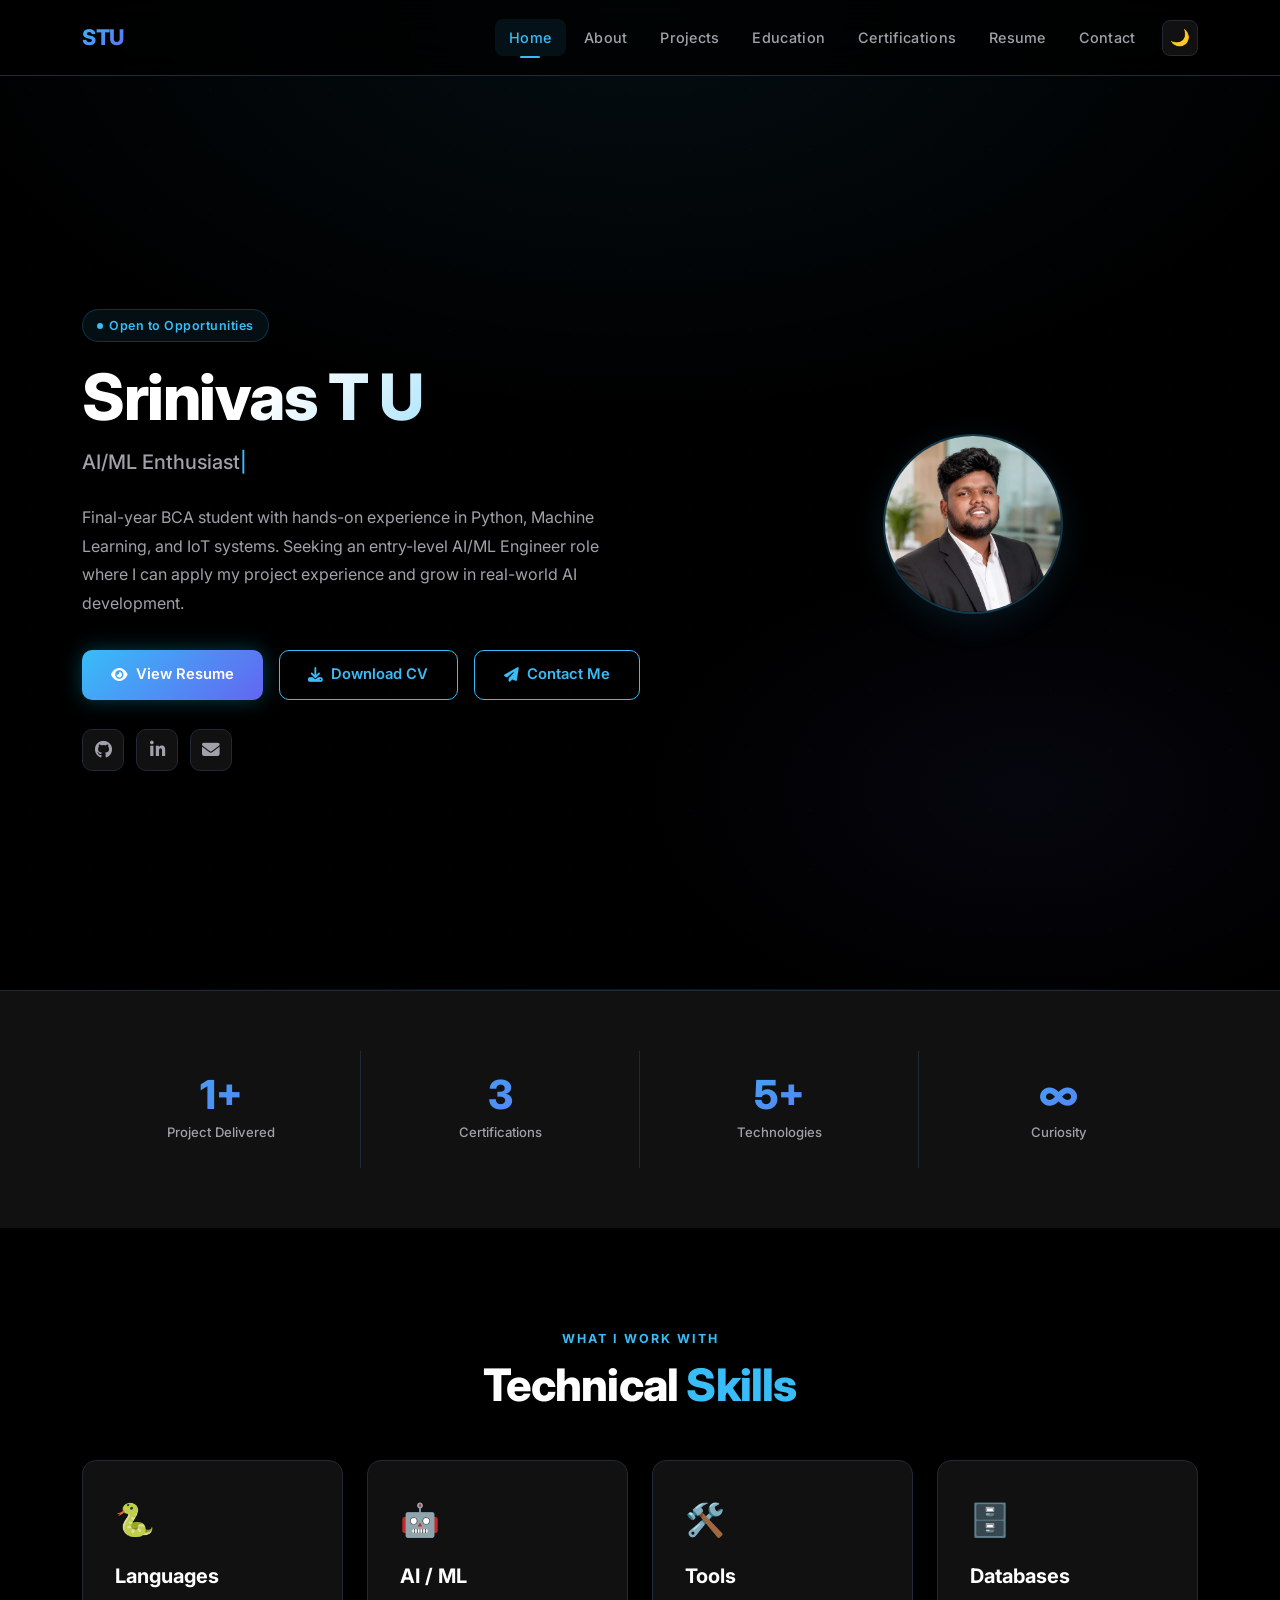
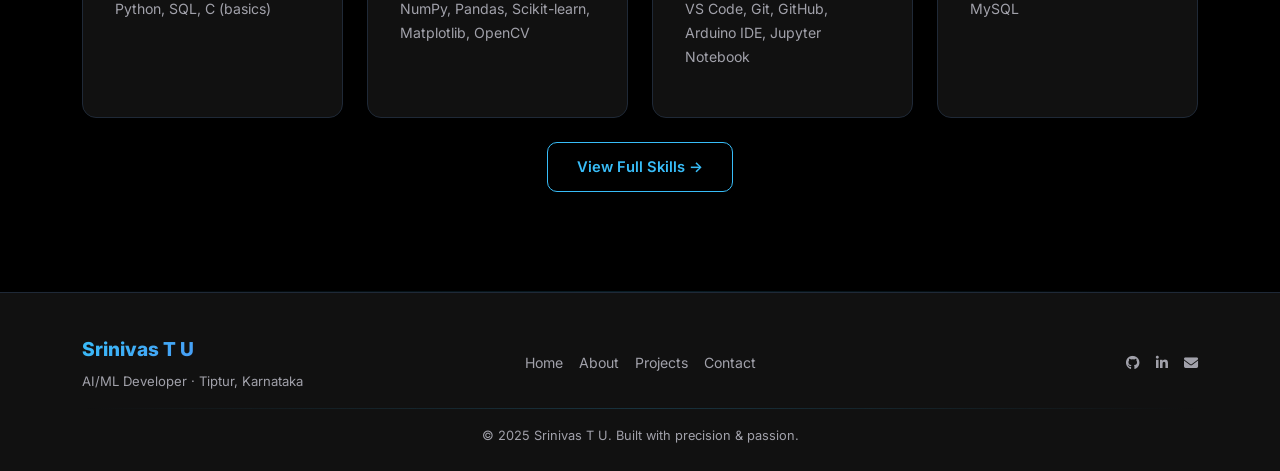
<file: index.html>
<!DOCTYPE html>
<html lang="en">
<head>
  <meta charset="UTF-8"/>
  <meta name="viewport" content="width=device-width, initial-scale=1.0"/>
  <meta name="description" content="Srinivas T U — AI/ML Enthusiast & Python Developer. Final-year BCA student from Tiptur, Karnataka."/>
  <title>Srinivas T U | AI/ML Developer Portfolio</title>
  <link rel="stylesheet" href="https://cdnjs.cloudflare.com/ajax/libs/bootstrap/5.3.2/css/bootstrap.min.css"/>
  <link rel="stylesheet" href="https://cdnjs.cloudflare.com/ajax/libs/font-awesome/6.5.0/css/all.min.css"/>
  <link rel="stylesheet" href="css/style.css"/>
</head>
<body>

<!-- LOADER -->
<div id="loader"><div class="loader-ring"></div></div>

<!-- PARTICLE CANVAS -->
<canvas id="particles-canvas"></canvas>

<!-- NAVBAR -->
<nav class="navbar navbar-expand-lg" id="mainNav">
  <div class="container">
    <a class="navbar-brand" href="index.html">STU</a>
    <button class="navbar-toggler" type="button" data-bs-toggle="collapse" data-bs-target="#navMenu">
      <span class="navbar-toggler-icon"></span>
    </button>
    <div class="collapse navbar-collapse" id="navMenu">
      <ul class="navbar-nav ms-auto align-items-lg-center gap-1">
        <li class="nav-item"><a class="nav-link active" href="index.html">Home</a></li>
        <li class="nav-item"><a class="nav-link" href="about.html">About</a></li>
        <li class="nav-item"><a class="nav-link" href="projects.html">Projects</a></li>
        <li class="nav-item"><a class="nav-link" href="education.html">Education</a></li>
        <li class="nav-item"><a class="nav-link" href="certifications.html">Certifications</a></li>
        <li class="nav-item"><a class="nav-link" href="resume.html">Resume</a></li>
        <li class="nav-item"><a class="nav-link" href="contact.html">Contact</a></li>
        <li class="nav-item ms-2">
          <button id="themeToggle" title="Toggle theme"><span id="themeIcon">🌙</span></button>
        </li>
      </ul>
    </div>
  </div>
</nav>

<!-- HERO -->
<section class="hero glow-edge">
  <div class="container" style="position:relative;z-index:1;">
    <div class="row align-items-center min-vh-100 py-5">
      <div class="col-lg-7 order-lg-1 order-2 mt-4 mt-lg-0">
        <div class="hero-badge">
          <span class="dot"></span> Open to Opportunities
        </div>
        <h1 class="hero-name">Srinivas T U</h1>
        <p class="hero-role">
          <span id="typed"></span><span class="typed-cursor">|</span>
        </p>
        <p class="hero-desc">
          Final-year BCA student with hands-on experience in Python, Machine Learning, and IoT systems.
          Seeking an entry-level AI/ML Engineer role where I can apply my project experience and grow in real-world AI development.
        </p>
        <div class="d-flex flex-wrap gap-3 btn-group-hero">
          <a href="resume.html" class="btn-primary-custom">
            <i class="fas fa-eye"></i> View Resume
          </a>
          <a href="srinivas_resume.docx" download class="btn-outline-custom">
            <i class="fas fa-download"></i> Download CV
          </a>
          <a href="contact.html" class="btn-outline-custom">
            <i class="fas fa-paper-plane"></i> Contact Me
          </a>
        </div>
        <div class="social-links">
          <a href="https://github.com/srinivas-t-u" target="_blank" class="social-link" title="GitHub">
            <i class="fab fa-github"></i>
          </a>
          <a href="https://linkedin.com/in/srinivas" target="_blank" class="social-link" title="LinkedIn">
            <i class="fab fa-linkedin-in"></i>
          </a>
          <a href="mailto:umeshsrinivastu2005@gmail.com" class="social-link" title="Email">
            <i class="fas fa-envelope"></i>
          </a>
        </div>
      </div>
      <div class="col-lg-5 order-lg-2 order-1 text-center">
        <div class="hero-photo-wrap d-inline-block">
          <img src="assets/profile.jpeg" alt="Srinivas T U" class="hero-photo"/>
        </div>
      </div>
    </div>
  </div>
</section>

<!-- QUICK STATS -->
<section class="section" style="padding:60px 0; background:var(--surface); border-top:1px solid var(--border);">
  <div class="container">
    <div class="row g-0">
      <div class="col-6 col-md-3 reveal">
        <div class="stat-item" style="border-right:1px solid var(--border);">
          <div class="stat-num">1+</div>
          <div class="stat-label">Project Delivered</div>
        </div>
      </div>
      <div class="col-6 col-md-3 reveal">
        <div class="stat-item" style="border-right:1px solid var(--border);">
          <div class="stat-num">3</div>
          <div class="stat-label">Certifications</div>
        </div>
      </div>
      <div class="col-6 col-md-3 reveal">
        <div class="stat-item" style="border-right:1px solid var(--border);">
          <div class="stat-num">5+</div>
          <div class="stat-label">Technologies</div>
        </div>
      </div>
      <div class="col-6 col-md-3 reveal">
        <div class="stat-item">
          <div class="stat-num">∞</div>
          <div class="stat-label">Curiosity</div>
        </div>
      </div>
    </div>
  </div>
</section>

<!-- SKILLS PREVIEW -->
<section class="section glow-edge">
  <div class="container">
    <div class="text-center mb-5">
      <div class="section-label reveal">What I Work With</div>
      <h2 class="section-title reveal">Technical <span>Skills</span></h2>
    </div>
    <div class="row g-4">
      <div class="col-md-6 col-lg-3 reveal">
        <div class="card-custom h-100">
          <div class="mb-3" style="font-size:2rem;">🐍</div>
          <h5 style="font-weight:700; margin-bottom:0.6rem;">Languages</h5>
          <p style="color:var(--muted);font-size:0.88rem;">Python, SQL, C (basics)</p>
        </div>
      </div>
      <div class="col-md-6 col-lg-3 reveal">
        <div class="card-custom h-100">
          <div class="mb-3" style="font-size:2rem;">🤖</div>
          <h5 style="font-weight:700; margin-bottom:0.6rem;">AI / ML</h5>
          <p style="color:var(--muted);font-size:0.88rem;">NumPy, Pandas, Scikit-learn, Matplotlib, OpenCV</p>
        </div>
      </div>
      <div class="col-md-6 col-lg-3 reveal">
        <div class="card-custom h-100">
          <div class="mb-3" style="font-size:2rem;">🛠️</div>
          <h5 style="font-weight:700; margin-bottom:0.6rem;">Tools</h5>
          <p style="color:var(--muted);font-size:0.88rem;">VS Code, Git, GitHub, Arduino IDE, Jupyter Notebook</p>
        </div>
      </div>
      <div class="col-md-6 col-lg-3 reveal">
        <div class="card-custom h-100">
          <div class="mb-3" style="font-size:2rem;">🗄️</div>
          <h5 style="font-weight:700; margin-bottom:0.6rem;">Databases</h5>
          <p style="color:var(--muted);font-size:0.88rem;">MySQL</p>
        </div>
      </div>
    </div>
    <div class="text-center mt-4 reveal">
      <a href="about.html" class="btn-outline-custom">View Full Skills →</a>
    </div>
  </div>
</section>

<!-- FOOTER -->
<footer>
  <div class="container">
    <div class="row align-items-center">
      <div class="col-md-4 mb-3 mb-md-0">
        <div class="footer-brand">Srinivas T U</div>
        <div style="color:var(--muted);font-size:0.82rem;margin-top:4px;">AI/ML Developer · Tiptur, Karnataka</div>
      </div>
      <div class="col-md-4 mb-3 mb-md-0 text-md-center">
        <div class="d-flex justify-content-center gap-3">
          <a href="index.html" class="footer-link">Home</a>
          <a href="about.html" class="footer-link">About</a>
          <a href="projects.html" class="footer-link">Projects</a>
          <a href="contact.html" class="footer-link">Contact</a>
        </div>
      </div>
      <div class="col-md-4 text-md-end">
        <div class="d-flex justify-content-md-end gap-3">
          <a href="https://github.com/srinivas-t-u" target="_blank" class="footer-link"><i class="fab fa-github"></i></a>
          <a href="https://linkedin.com/in/srinivas" target="_blank" class="footer-link"><i class="fab fa-linkedin-in"></i></a>
          <a href="mailto:umeshsrinivastu2005@gmail.com" class="footer-link"><i class="fas fa-envelope"></i></a>
        </div>
      </div>
    </div>
    <div class="divider mt-3 mb-2"></div>
    <div class="footer-copy text-center">
      © 2025 Srinivas T U. Built with precision &amp; passion.
    </div>
  </div>
</footer>

<!-- SCROLL TOP -->
<button id="scrollTop" title="Back to top"><i class="fas fa-arrow-up"></i></button>

<script src="https://cdnjs.cloudflare.com/ajax/libs/bootstrap/5.3.2/js/bootstrap.bundle.min.js"></script>
<script src="js/main.js"></script>
</body>
</html>
</file>
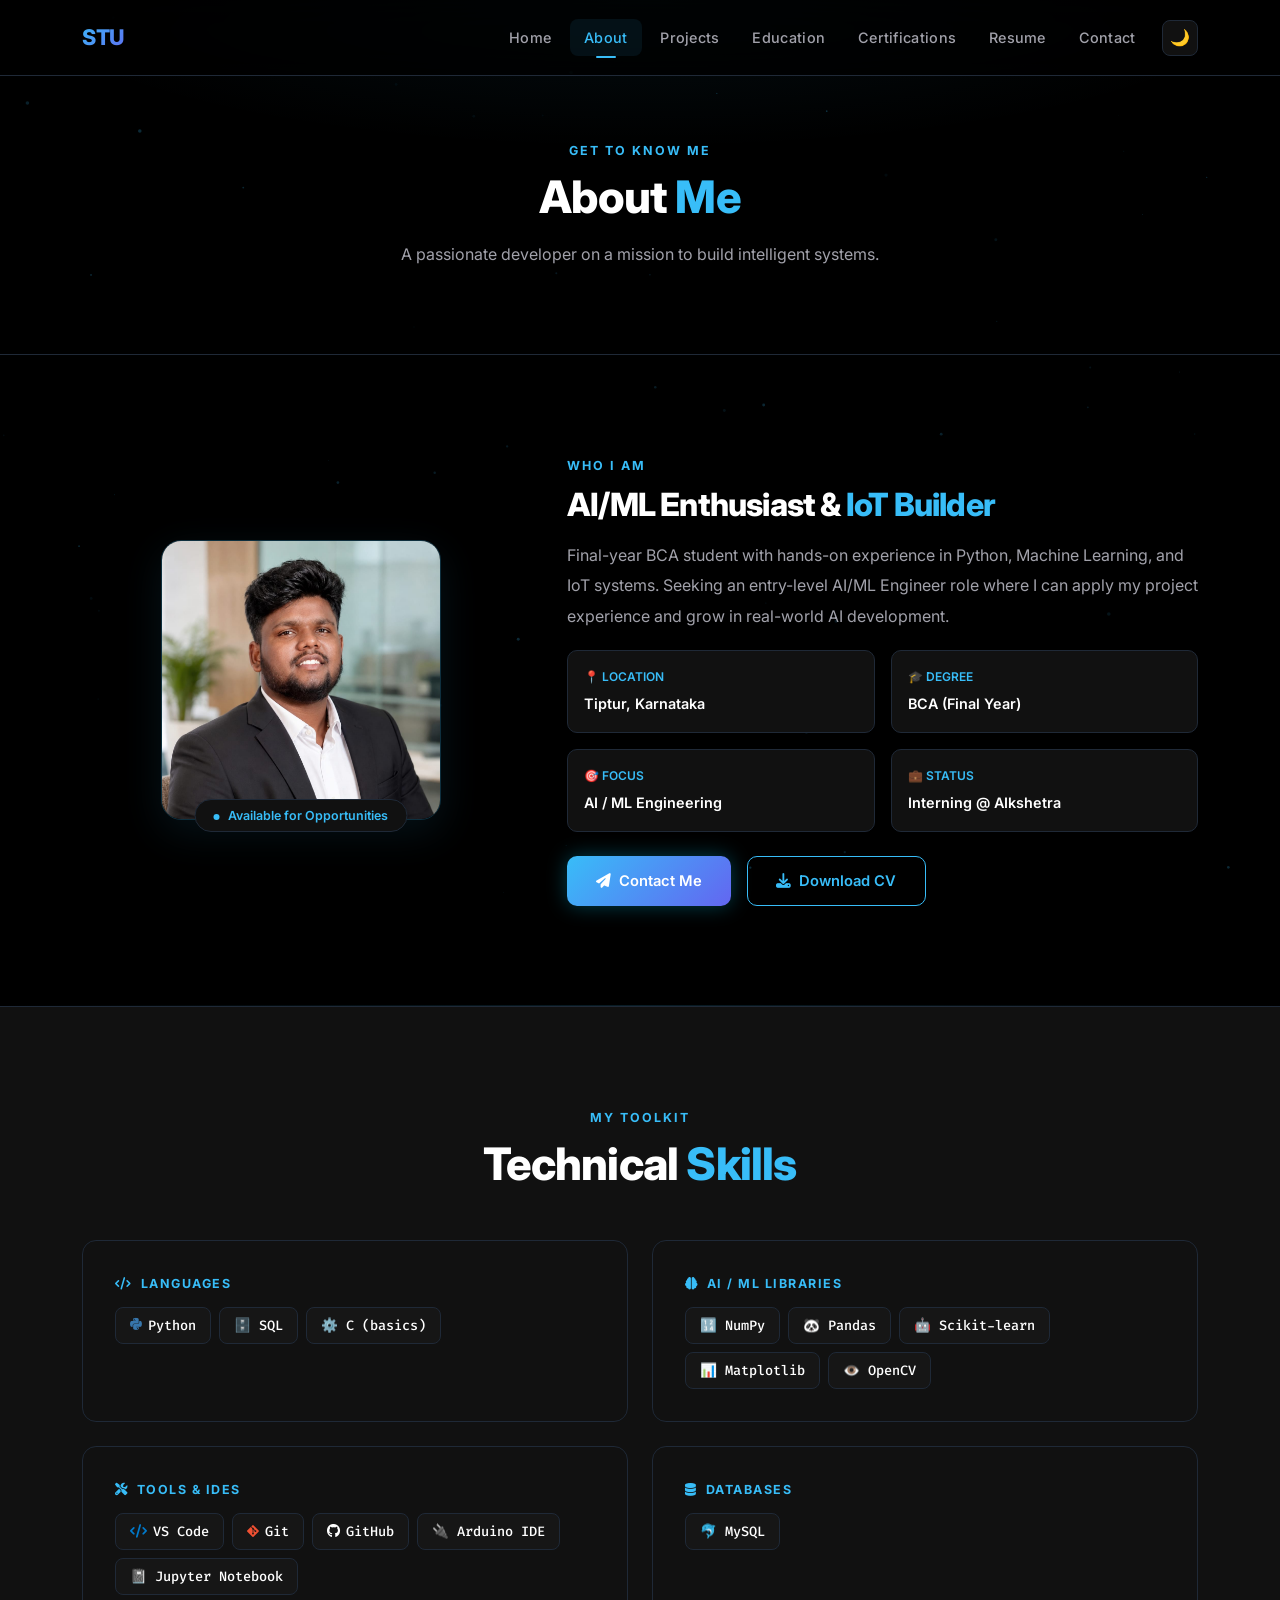
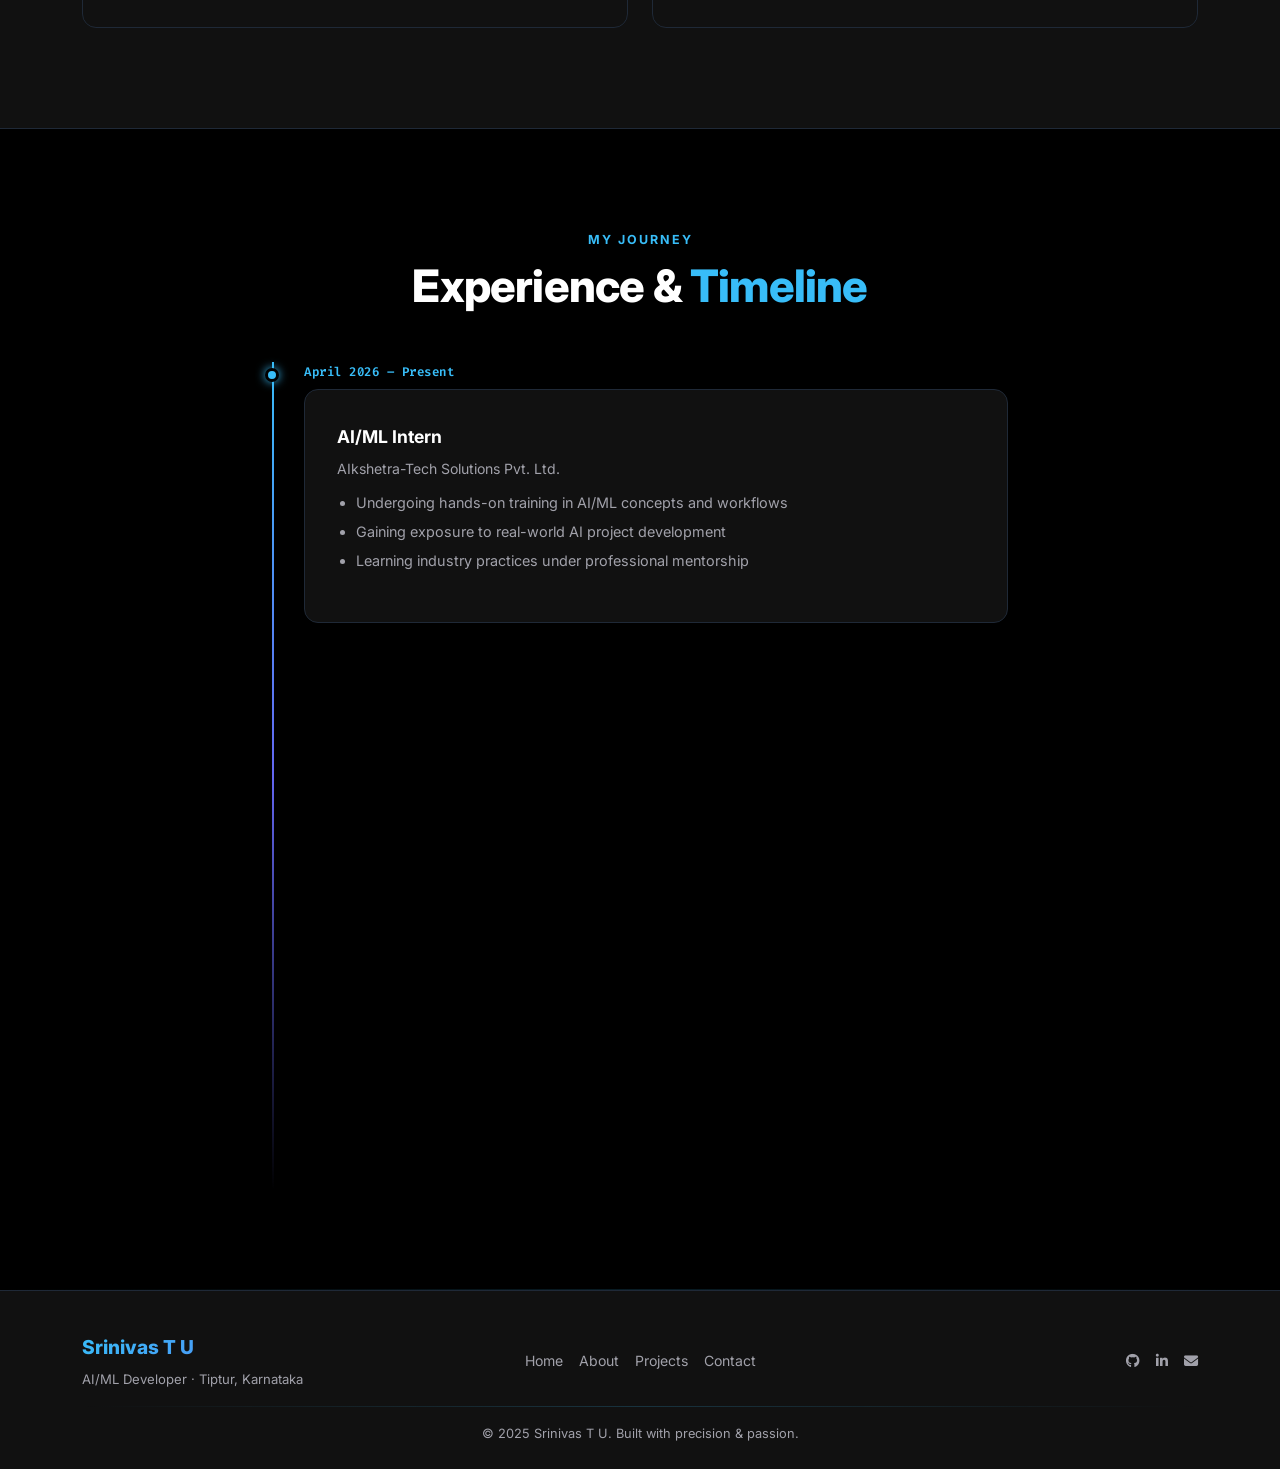
<file: about.html>
<!DOCTYPE html>
<html lang="en">
<head>
  <meta charset="UTF-8"/>
  <meta name="viewport" content="width=device-width, initial-scale=1.0"/>
  <meta name="description" content="About Srinivas T U — AI/ML Enthusiast, Python Developer, IoT Builder. Skills, experience, and journey."/>
  <title>About | Srinivas T U</title>
  <link rel="stylesheet" href="https://cdnjs.cloudflare.com/ajax/libs/bootstrap/5.3.2/css/bootstrap.min.css"/>
  <link rel="stylesheet" href="https://cdnjs.cloudflare.com/ajax/libs/font-awesome/6.5.0/css/all.min.css"/>
  <link rel="stylesheet" href="css/style.css"/>
</head>
<body>

<div id="loader"><div class="loader-ring"></div></div>
<canvas id="particles-canvas"></canvas>

<nav class="navbar navbar-expand-lg" id="mainNav">
  <div class="container">
    <a class="navbar-brand" href="index.html">STU</a>
    <button class="navbar-toggler" type="button" data-bs-toggle="collapse" data-bs-target="#navMenu">
      <span class="navbar-toggler-icon"></span>
    </button>
    <div class="collapse navbar-collapse" id="navMenu">
      <ul class="navbar-nav ms-auto align-items-lg-center gap-1">
        <li class="nav-item"><a class="nav-link" href="index.html">Home</a></li>
        <li class="nav-item"><a class="nav-link active" href="about.html">About</a></li>
        <li class="nav-item"><a class="nav-link" href="projects.html">Projects</a></li>
        <li class="nav-item"><a class="nav-link" href="education.html">Education</a></li>
        <li class="nav-item"><a class="nav-link" href="certifications.html">Certifications</a></li>
        <li class="nav-item"><a class="nav-link" href="resume.html">Resume</a></li>
        <li class="nav-item"><a class="nav-link" href="contact.html">Contact</a></li>
        <li class="nav-item ms-2">
          <button id="themeToggle" title="Toggle theme"><span id="themeIcon">🌙</span></button>
        </li>
      </ul>
    </div>
  </div>
</nav>

<!-- PAGE HEADER -->
<div class="page-header">
  <div class="container" style="position:relative;z-index:1;">
    <div class="section-label reveal">Get to Know Me</div>
    <h1 class="section-title reveal">About <span>Me</span></h1>
    <p class="section-subtitle mx-auto reveal" style="text-align:center;">
      A passionate developer on a mission to build intelligent systems.
    </p>
  </div>
</div>

<!-- ABOUT SECTION -->
<section class="section glow-edge">
  <div class="container">
    <div class="row g-5 align-items-center">
      <div class="col-lg-5 text-center reveal">
        <div style="position:relative;display:inline-block;">
          <img src="assets/profile.jpeg" alt="Srinivas T U"
            style="width:280px;height:280px;border-radius:20px;object-fit:cover;
                   border:1px solid rgba(56,189,248,0.25);
                   box-shadow:0 12px 40px rgba(56,189,248,0.10);">
          <div style="position:absolute;bottom:-12px;left:50%;transform:translateX(-50%);
                      background:var(--surface);border:1px solid var(--border);
                      border-radius:100px;padding:5px 18px;white-space:nowrap;
                      font-size:0.78rem;font-weight:600;color:var(--primary);">
            <span style="display:inline-block;width:6px;height:6px;background:var(--primary);
                         border-radius:50%;margin-right:6px;animation:pulse 2s infinite;"></span>
            Available for Opportunities
          </div>
        </div>
      </div>
      <div class="col-lg-7 reveal">
        <div class="section-label">Who I Am</div>
        <h2 class="section-title" style="font-size:2rem;">
          AI/ML Enthusiast &amp; <span>IoT Builder</span>
        </h2>
        <p style="color:var(--muted);line-height:1.9;margin-bottom:1.2rem;">
          Final-year BCA student with hands-on experience in Python, Machine Learning, and IoT systems.
          Seeking an entry-level AI/ML Engineer role where I can apply my project experience and grow
          in real-world AI development.
        </p>
        <div class="row g-3 mb-4">
          <div class="col-6">
            <div style="background:var(--surface);border:1px solid var(--border);border-radius:10px;padding:1rem;">
              <div style="font-size:0.75rem;color:var(--primary);font-weight:600;margin-bottom:4px;">📍 LOCATION</div>
              <div style="font-weight:600;font-size:0.9rem;">Tiptur, Karnataka</div>
            </div>
          </div>
          <div class="col-6">
            <div style="background:var(--surface);border:1px solid var(--border);border-radius:10px;padding:1rem;">
              <div style="font-size:0.75rem;color:var(--primary);font-weight:600;margin-bottom:4px;">🎓 DEGREE</div>
              <div style="font-weight:600;font-size:0.9rem;">BCA (Final Year)</div>
            </div>
          </div>
          <div class="col-6">
            <div style="background:var(--surface);border:1px solid var(--border);border-radius:10px;padding:1rem;">
              <div style="font-size:0.75rem;color:var(--primary);font-weight:600;margin-bottom:4px;">🎯 FOCUS</div>
              <div style="font-weight:600;font-size:0.9rem;">AI / ML Engineering</div>
            </div>
          </div>
          <div class="col-6">
            <div style="background:var(--surface);border:1px solid var(--border);border-radius:10px;padding:1rem;">
              <div style="font-size:0.75rem;color:var(--primary);font-weight:600;margin-bottom:4px;">💼 STATUS</div>
              <div style="font-weight:600;font-size:0.9rem;">Interning @ AIkshetra</div>
            </div>
          </div>
        </div>
        <div class="d-flex gap-3 flex-wrap">
          <a href="contact.html" class="btn-primary-custom"><i class="fas fa-paper-plane"></i> Contact Me</a>
          <a href="srinivas_resume.docx" download class="btn-outline-custom"><i class="fas fa-download"></i> Download CV</a>
        </div>
      </div>
    </div>
  </div>
</section>

<!-- SKILLS SECTION -->
<section class="section" style="background:var(--surface);border-top:1px solid var(--border);border-bottom:1px solid var(--border);">
  <div class="container">
    <div class="text-center mb-5">
      <div class="section-label reveal">My Toolkit</div>
      <h2 class="section-title reveal">Technical <span>Skills</span></h2>
    </div>
    <div class="row g-4">
      <!-- Languages -->
      <div class="col-md-6 reveal">
        <div class="card-custom h-100">
          <div class="skill-category-title"><i class="fas fa-code me-2"></i>Languages</div>
          <div class="d-flex flex-wrap gap-2">
            <span class="skill-badge"><i class="fab fa-python" style="color:#3776ab;"></i> Python</span>
            <span class="skill-badge">🗄️ SQL</span>
            <span class="skill-badge">⚙️ C (basics)</span>
          </div>
        </div>
      </div>
      <!-- AI/ML -->
      <div class="col-md-6 reveal">
        <div class="card-custom h-100">
          <div class="skill-category-title"><i class="fas fa-brain me-2"></i>AI / ML Libraries</div>
          <div class="d-flex flex-wrap gap-2">
            <span class="skill-badge">🔢 NumPy</span>
            <span class="skill-badge">🐼 Pandas</span>
            <span class="skill-badge">🤖 Scikit-learn</span>
            <span class="skill-badge">📊 Matplotlib</span>
            <span class="skill-badge">👁️ OpenCV</span>
          </div>
        </div>
      </div>
      <!-- Tools -->
      <div class="col-md-6 reveal">
        <div class="card-custom h-100">
          <div class="skill-category-title"><i class="fas fa-tools me-2"></i>Tools &amp; IDEs</div>
          <div class="d-flex flex-wrap gap-2">
            <span class="skill-badge"><i class="fas fa-code" style="color:#007acc;"></i> VS Code</span>
            <span class="skill-badge"><i class="fab fa-git-alt" style="color:#f05032;"></i> Git</span>
            <span class="skill-badge"><i class="fab fa-github"></i> GitHub</span>
            <span class="skill-badge">🔌 Arduino IDE</span>
            <span class="skill-badge">📓 Jupyter Notebook</span>
          </div>
        </div>
      </div>
      <!-- Databases -->
      <div class="col-md-6 reveal">
        <div class="card-custom h-100">
          <div class="skill-category-title"><i class="fas fa-database me-2"></i>Databases</div>
          <div class="d-flex flex-wrap gap-2">
            <span class="skill-badge">🐬 MySQL</span>
          </div>
        </div>
      </div>
    </div>
  </div>
</section>

<!-- EXPERIENCE TIMELINE -->
<section class="section glow-edge">
  <div class="container">
    <div class="text-center mb-5">
      <div class="section-label reveal">My Journey</div>
      <h2 class="section-title reveal">Experience &amp; <span>Timeline</span></h2>
    </div>
    <div class="row justify-content-center">
      <div class="col-lg-8">
        <div class="timeline">
          <div class="timeline-item reveal">
            <div class="timeline-dot"></div>
            <div class="timeline-date">April 2026 – Present</div>
            <div class="card-custom">
              <div class="timeline-title">AI/ML Intern</div>
              <div class="timeline-sub">AIkshetra-Tech Solutions Pvt. Ltd.</div>
              <ul class="timeline-body" style="padding-left:1.2rem;">
                <li>Undergoing hands-on training in AI/ML concepts and workflows</li>
                <li>Gaining exposure to real-world AI project development</li>
                <li>Learning industry practices under professional mentorship</li>
              </ul>
            </div>
          </div>
          <div class="timeline-item reveal">
            <div class="timeline-dot" style="background:var(--secondary);box-shadow:0 0 10px var(--secondary);"></div>
            <div class="timeline-date">2024 – 2025</div>
            <div class="card-custom">
              <div class="timeline-title">Smart Biometric Seat Identification System</div>
              <div class="timeline-sub">IoT Project — Arduino + C++</div>
              <ul class="timeline-body" style="padding-left:1.2rem;">
                <li>Built a fingerprint-based seat detection system using Arduino UNO and R307 optical sensor</li>
                <li>LED indicators mapped to each seat via Arduino EEPROM — no external database needed</li>
                <li>Enrollment + verification phases implemented with Adafruit_Fingerprint library</li>
              </ul>
            </div>
          </div>
          <div class="timeline-item reveal">
            <div class="timeline-dot" style="background:var(--secondary);box-shadow:0 0 10px var(--secondary);"></div>
            <div class="timeline-date">2022 – Present</div>
            <div class="card-custom">
              <div class="timeline-title">Bachelor of Computer Applications (BCA)</div>
              <div class="timeline-sub">Govt First Grade College, Tiptur</div>
              <p class="timeline-body">Pursuing BCA with focus on programming, databases, and emerging technologies like AI/ML and IoT.</p>
            </div>
          </div>
        </div>
      </div>
    </div>
  </div>
</section>

<!-- FOOTER -->
<footer>
  <div class="container">
    <div class="row align-items-center">
      <div class="col-md-4 mb-3 mb-md-0">
        <div class="footer-brand">Srinivas T U</div>
        <div style="color:var(--muted);font-size:0.82rem;margin-top:4px;">AI/ML Developer · Tiptur, Karnataka</div>
      </div>
      <div class="col-md-4 mb-3 mb-md-0 text-md-center">
        <div class="d-flex justify-content-center gap-3">
          <a href="index.html" class="footer-link">Home</a>
          <a href="about.html" class="footer-link">About</a>
          <a href="projects.html" class="footer-link">Projects</a>
          <a href="contact.html" class="footer-link">Contact</a>
        </div>
      </div>
      <div class="col-md-4 text-md-end">
        <div class="d-flex justify-content-md-end gap-3">
          <a href="https://github.com/srinivas-t-u" target="_blank" class="footer-link"><i class="fab fa-github"></i></a>
          <a href="https://linkedin.com/in/srinivas" target="_blank" class="footer-link"><i class="fab fa-linkedin-in"></i></a>
          <a href="mailto:umeshsrinivastu2005@gmail.com" class="footer-link"><i class="fas fa-envelope"></i></a>
        </div>
      </div>
    </div>
    <div class="divider mt-3 mb-2"></div>
    <div class="footer-copy text-center">© 2025 Srinivas T U. Built with precision &amp; passion.</div>
  </div>
</footer>
<button id="scrollTop" title="Back to top"><i class="fas fa-arrow-up"></i></button>
<script src="https://cdnjs.cloudflare.com/ajax/libs/bootstrap/5.3.2/js/bootstrap.bundle.min.js"></script>
<script src="js/main.js"></script>
</body>
</html>
</file>
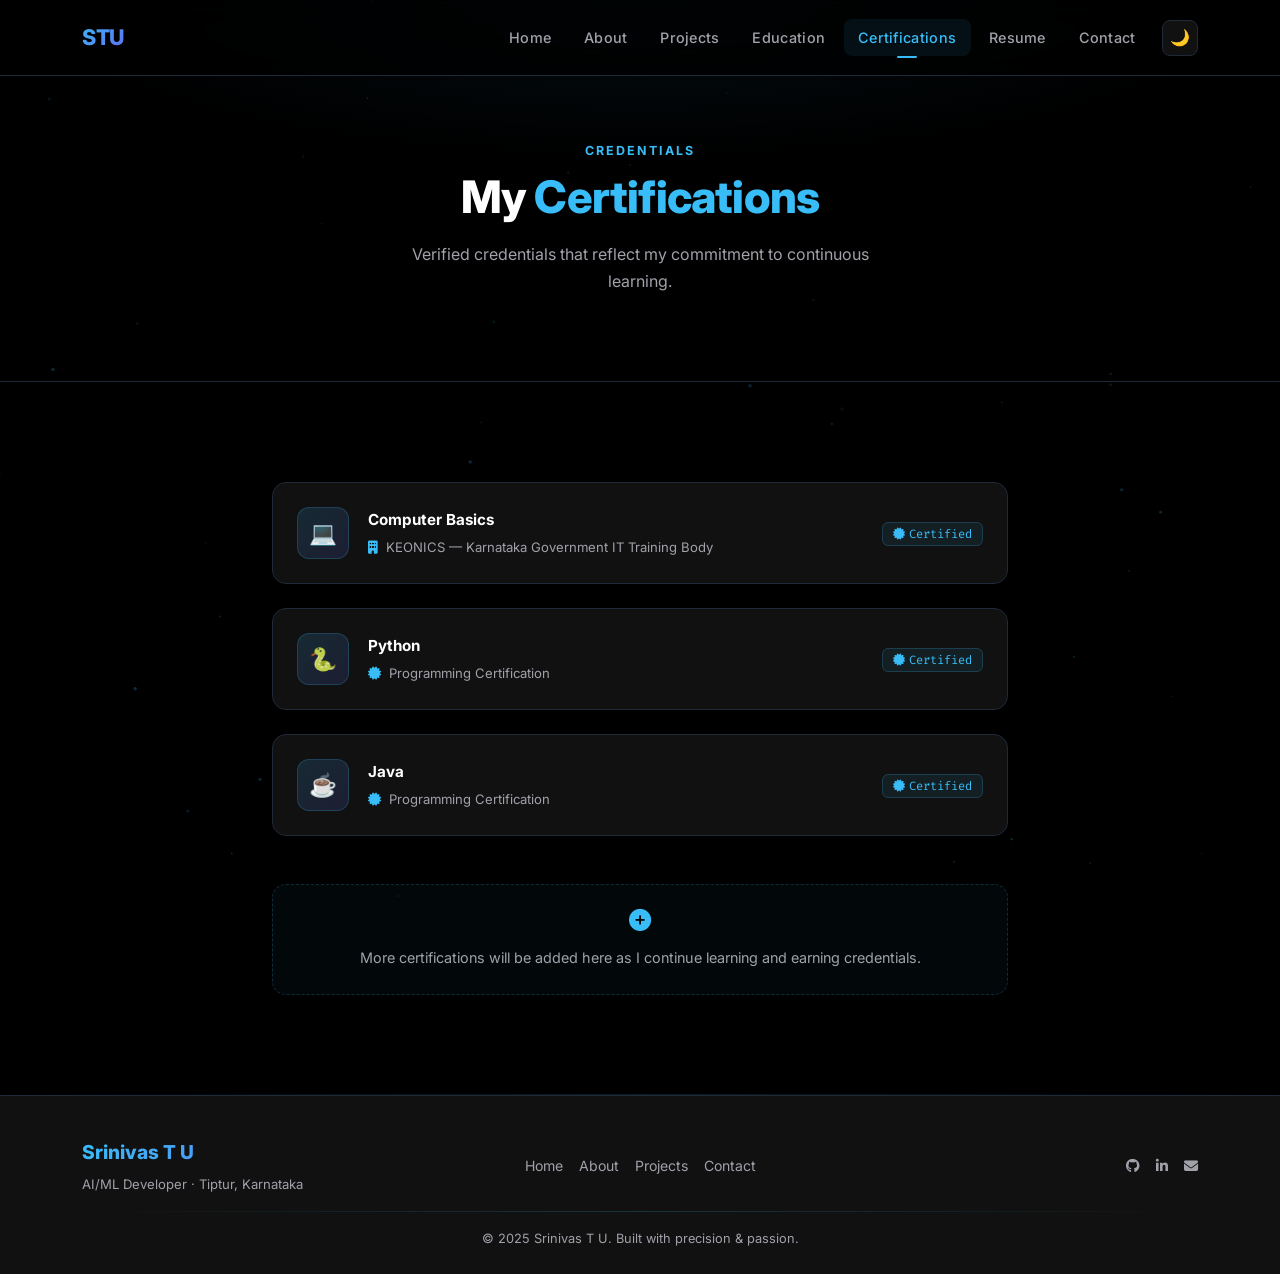
<file: certifications.html>
<!DOCTYPE html>
<html lang="en">
<head>
  <meta charset="UTF-8"/>
  <meta name="viewport" content="width=device-width, initial-scale=1.0"/>
  <meta name="description" content="Certifications earned by Srinivas T U — Computer Basics, Python, Java."/>
  <title>Certifications | Srinivas T U</title>
  <link rel="stylesheet" href="https://cdnjs.cloudflare.com/ajax/libs/bootstrap/5.3.2/css/bootstrap.min.css"/>
  <link rel="stylesheet" href="https://cdnjs.cloudflare.com/ajax/libs/font-awesome/6.5.0/css/all.min.css"/>
  <link rel="stylesheet" href="css/style.css"/>
</head>
<body>

<div id="loader"><div class="loader-ring"></div></div>
<canvas id="particles-canvas"></canvas>

<!-- NAVBAR -->
<nav class="navbar navbar-expand-lg" id="mainNav">
  <div class="container">
    <a class="navbar-brand" href="index.html">STU</a>
    <button class="navbar-toggler" type="button" data-bs-toggle="collapse" data-bs-target="#navMenu">
      <span class="navbar-toggler-icon"></span>
    </button>
    <div class="collapse navbar-collapse" id="navMenu">
      <ul class="navbar-nav ms-auto align-items-lg-center gap-1">
        <li class="nav-item"><a class="nav-link" href="index.html">Home</a></li>
        <li class="nav-item"><a class="nav-link" href="about.html">About</a></li>
        <li class="nav-item"><a class="nav-link" href="projects.html">Projects</a></li>
        <li class="nav-item"><a class="nav-link" href="education.html">Education</a></li>
        <li class="nav-item"><a class="nav-link active" href="certifications.html">Certifications</a></li>
        <li class="nav-item"><a class="nav-link" href="resume.html">Resume</a></li>
        <li class="nav-item"><a class="nav-link" href="contact.html">Contact</a></li>
        <li class="nav-item ms-2">
          <button id="themeToggle" title="Toggle theme"><span id="themeIcon">🌙</span></button>
        </li>
      </ul>
    </div>
  </div>
</nav>

<!-- PAGE HEADER -->
<div class="page-header">
  <div class="container" style="position:relative;z-index:1;">
    <div class="section-label reveal">Credentials</div>
    <h1 class="section-title reveal">My <span>Certifications</span></h1>
    <p class="section-subtitle mx-auto reveal" style="text-align:center;">
      Verified credentials that reflect my commitment to continuous learning.
    </p>
  </div>
</div>

<!-- CERTIFICATIONS -->
<section class="section glow-edge">
  <div class="container">
    <div class="row g-4 justify-content-center">

      <!-- Cert 1 -->
      <div class="col-lg-8 reveal">
        <div class="cert-card">
          <div class="cert-icon">💻</div>
          <div>
            <div class="cert-name">Computer Basics</div>
            <div class="cert-issuer">
              <i class="fas fa-building me-1" style="color:var(--primary);"></i>
              KEONICS — Karnataka Government IT Training Body
            </div>
          </div>
          <div class="ms-auto">
            <span class="project-tag"><i class="fas fa-certificate me-1"></i>Certified</span>
          </div>
        </div>
      </div>

      <!-- Cert 2 -->
      <div class="col-lg-8 reveal">
        <div class="cert-card">
          <div class="cert-icon">🐍</div>
          <div>
            <div class="cert-name">Python</div>
            <div class="cert-issuer">
              <i class="fas fa-certificate me-1" style="color:var(--primary);"></i>
              Programming Certification
            </div>
          </div>
          <div class="ms-auto">
            <span class="project-tag"><i class="fas fa-certificate me-1"></i>Certified</span>
          </div>
        </div>
      </div>

      <!-- Cert 3 -->
      <div class="col-lg-8 reveal">
        <div class="cert-card">
          <div class="cert-icon">☕</div>
          <div>
            <div class="cert-name">Java</div>
            <div class="cert-issuer">
              <i class="fas fa-certificate me-1" style="color:var(--primary);"></i>
              Programming Certification
            </div>
          </div>
          <div class="ms-auto">
            <span class="project-tag"><i class="fas fa-certificate me-1"></i>Certified</span>
          </div>
        </div>
      </div>

    </div>

    <!-- Expandable note -->
    <div class="row justify-content-center mt-5">
      <div class="col-lg-8">
        <div class="reveal" style="background:rgba(56,189,248,0.04);border:1px dashed rgba(56,189,248,0.2);
             border-radius:var(--radius);padding:1.5rem;text-align:center;">
          <i class="fas fa-plus-circle" style="color:var(--primary);font-size:1.4rem;"></i>
          <p style="color:var(--muted);margin-top:0.6rem;margin-bottom:0;font-size:0.9rem;">
            More certifications will be added here as I continue learning and earning credentials.
          </p>
        </div>
      </div>
    </div>

  </div>
</section>

<!-- FOOTER -->
<footer>
  <div class="container">
    <div class="row align-items-center">
      <div class="col-md-4 mb-3 mb-md-0">
        <div class="footer-brand">Srinivas T U</div>
        <div style="color:var(--muted);font-size:0.82rem;margin-top:4px;">AI/ML Developer · Tiptur, Karnataka</div>
      </div>
      <div class="col-md-4 mb-3 mb-md-0 text-md-center">
        <div class="d-flex justify-content-center gap-3">
          <a href="index.html" class="footer-link">Home</a>
          <a href="about.html" class="footer-link">About</a>
          <a href="projects.html" class="footer-link">Projects</a>
          <a href="contact.html" class="footer-link">Contact</a>
        </div>
      </div>
      <div class="col-md-4 text-md-end">
        <div class="d-flex justify-content-md-end gap-3">
          <a href="https://github.com/srinivas-t-u" target="_blank" class="footer-link"><i class="fab fa-github"></i></a>
          <a href="https://linkedin.com/in/srinivas" target="_blank" class="footer-link"><i class="fab fa-linkedin-in"></i></a>
          <a href="mailto:umeshsrinivastu2005@gmail.com" class="footer-link"><i class="fas fa-envelope"></i></a>
        </div>
      </div>
    </div>
    <div class="divider mt-3 mb-2"></div>
    <div class="footer-copy text-center">© 2025 Srinivas T U. Built with precision &amp; passion.</div>
  </div>
</footer>
<button id="scrollTop" title="Back to top"><i class="fas fa-arrow-up"></i></button>
<script src="https://cdnjs.cloudflare.com/ajax/libs/bootstrap/5.3.2/js/bootstrap.bundle.min.js"></script>
<script src="js/main.js"></script>
</body>
</html>
</file>
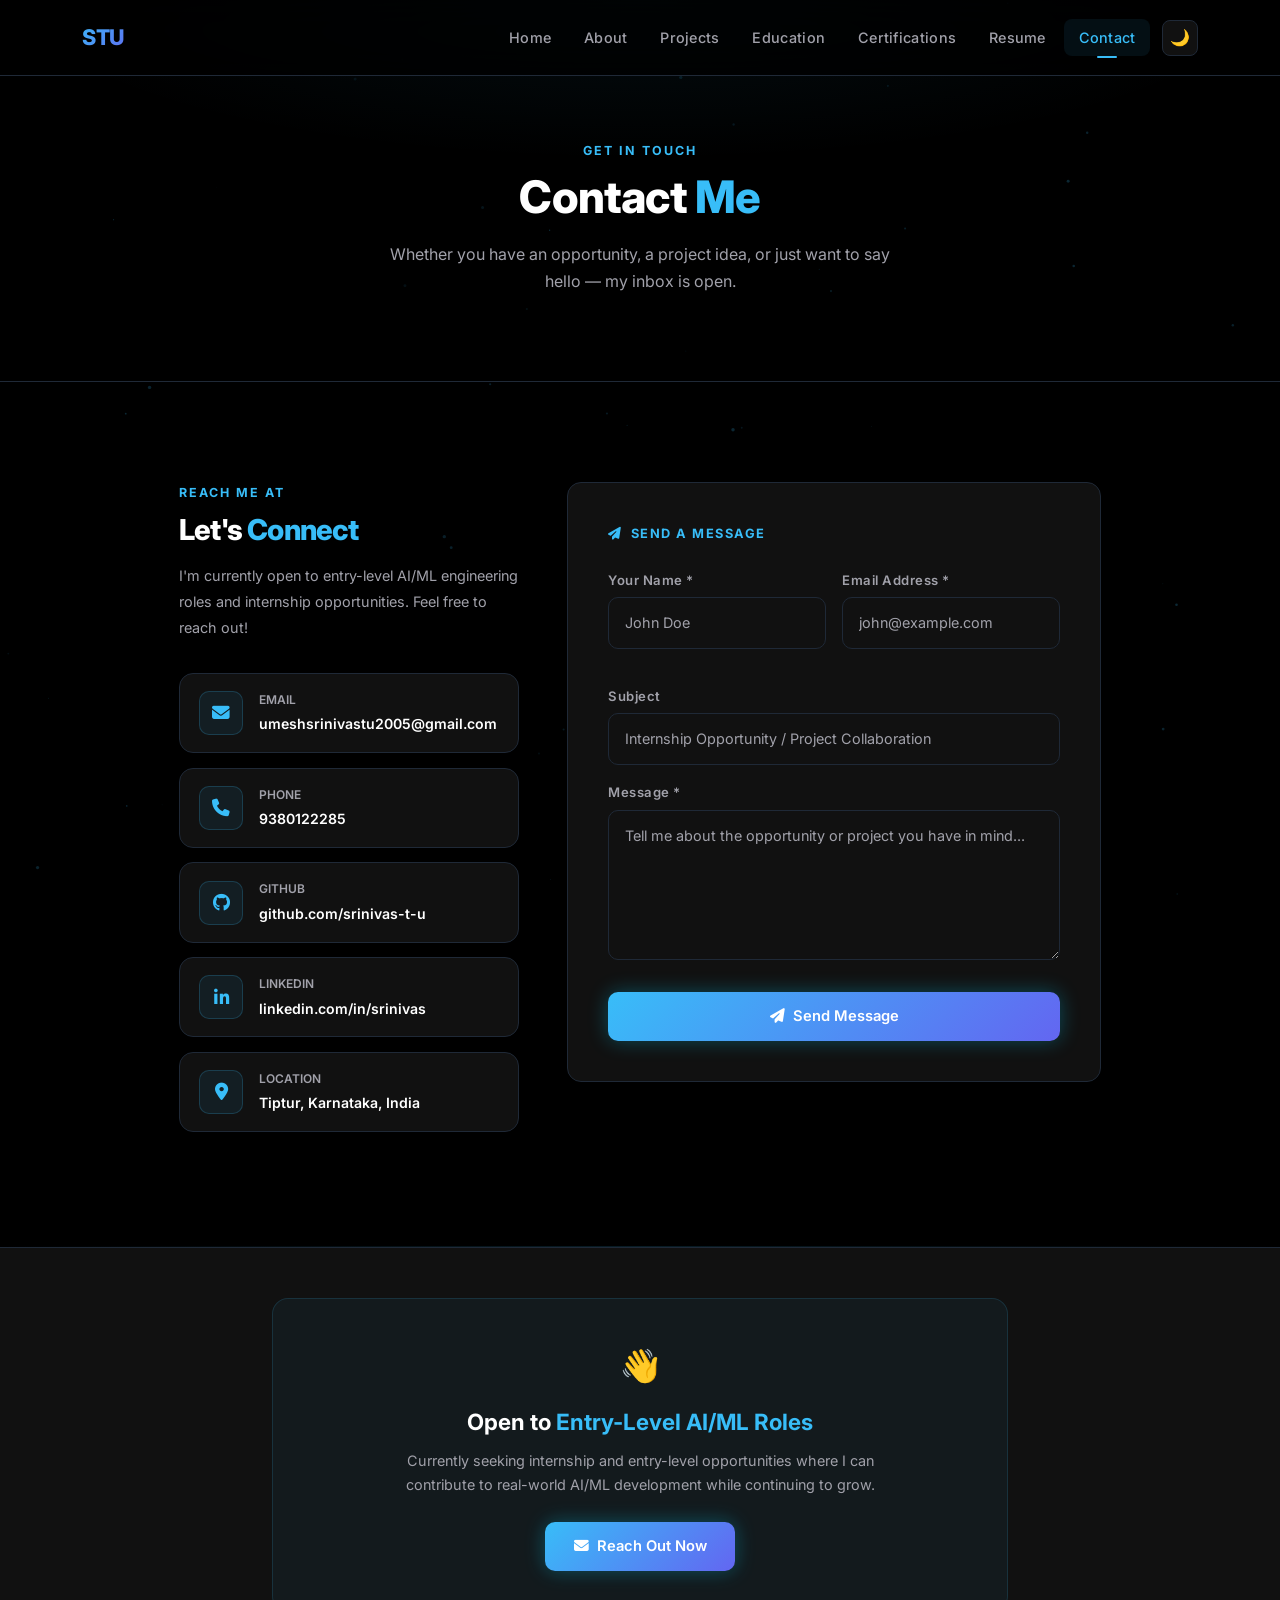
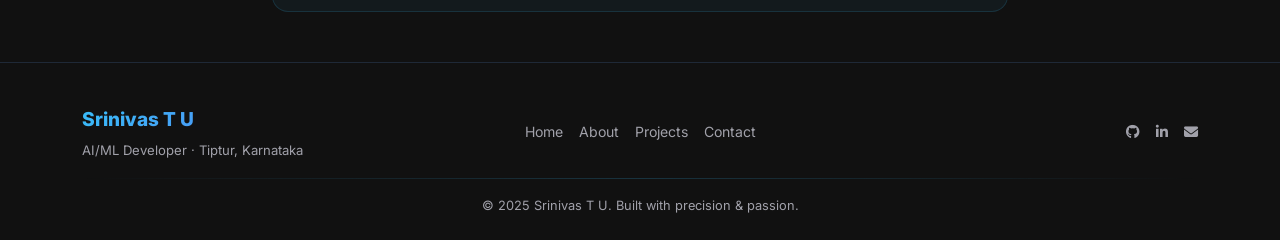
<file: contact.html>
<!DOCTYPE html>
<html lang="en">
<head>
  <meta charset="UTF-8"/>
  <meta name="viewport" content="width=device-width, initial-scale=1.0"/>
  <meta name="description" content="Contact Srinivas T U — AI/ML Enthusiast available for internships and job opportunities."/>
  <title>Contact | Srinivas T U</title>
  <link rel="stylesheet" href="https://cdnjs.cloudflare.com/ajax/libs/bootstrap/5.3.2/css/bootstrap.min.css"/>
  <link rel="stylesheet" href="https://cdnjs.cloudflare.com/ajax/libs/font-awesome/6.5.0/css/all.min.css"/>
  <link rel="stylesheet" href="css/style.css"/>
</head>
<body>

<div id="loader"><div class="loader-ring"></div></div>
<canvas id="particles-canvas"></canvas>

<!-- NAVBAR -->
<nav class="navbar navbar-expand-lg" id="mainNav">
  <div class="container">
    <a class="navbar-brand" href="index.html">STU</a>
    <button class="navbar-toggler" type="button" data-bs-toggle="collapse" data-bs-target="#navMenu">
      <span class="navbar-toggler-icon"></span>
    </button>
    <div class="collapse navbar-collapse" id="navMenu">
      <ul class="navbar-nav ms-auto align-items-lg-center gap-1">
        <li class="nav-item"><a class="nav-link" href="index.html">Home</a></li>
        <li class="nav-item"><a class="nav-link" href="about.html">About</a></li>
        <li class="nav-item"><a class="nav-link" href="projects.html">Projects</a></li>
        <li class="nav-item"><a class="nav-link" href="education.html">Education</a></li>
        <li class="nav-item"><a class="nav-link" href="certifications.html">Certifications</a></li>
        <li class="nav-item"><a class="nav-link" href="resume.html">Resume</a></li>
        <li class="nav-item"><a class="nav-link active" href="contact.html">Contact</a></li>
        <li class="nav-item ms-2">
          <button id="themeToggle" title="Toggle theme"><span id="themeIcon">🌙</span></button>
        </li>
      </ul>
    </div>
  </div>
</nav>

<!-- PAGE HEADER -->
<div class="page-header">
  <div class="container" style="position:relative;z-index:1;">
    <div class="section-label reveal">Get In Touch</div>
    <h1 class="section-title reveal">Contact <span>Me</span></h1>
    <p class="section-subtitle mx-auto reveal" style="text-align:center;">
      Whether you have an opportunity, a project idea, or just want to say hello — my inbox is open.
    </p>
  </div>
</div>

<!-- CONTACT SECTION -->
<section class="section glow-edge">
  <div class="container">
    <div class="row g-5 justify-content-center">

      <!-- Contact Info -->
      <div class="col-lg-4">
        <div class="reveal mb-4">
          <div class="section-label">Reach Me At</div>
          <h2 class="section-title" style="font-size:1.8rem;">Let's <span>Connect</span></h2>
          <p style="color:var(--muted);font-size:0.9rem;line-height:1.8;margin-bottom:2rem;">
            I'm currently open to entry-level AI/ML engineering roles and internship opportunities.
            Feel free to reach out!
          </p>
        </div>

        <div class="reveal">
          <a href="mailto:umeshsrinivastu2005@gmail.com" class="contact-item">
            <div class="contact-icon"><i class="fas fa-envelope"></i></div>
            <div>
              <div style="font-size:0.75rem;color:var(--muted);font-weight:600;text-transform:uppercase;margin-bottom:2px;">Email</div>
              <div style="font-weight:600;font-size:0.88rem;word-break:break-all;">umeshsrinivastu2005@gmail.com</div>
            </div>
          </a>

          <a href="tel:9380122285" class="contact-item">
            <div class="contact-icon"><i class="fas fa-phone"></i></div>
            <div>
              <div style="font-size:0.75rem;color:var(--muted);font-weight:600;text-transform:uppercase;margin-bottom:2px;">Phone</div>
              <div style="font-weight:600;font-size:0.88rem;">9380122285</div>
            </div>
          </a>

          <a href="https://github.com/srinivas-t-u" target="_blank" class="contact-item">
            <div class="contact-icon"><i class="fab fa-github"></i></div>
            <div>
              <div style="font-size:0.75rem;color:var(--muted);font-weight:600;text-transform:uppercase;margin-bottom:2px;">GitHub</div>
              <div style="font-weight:600;font-size:0.88rem;">github.com/srinivas-t-u</div>
            </div>
          </a>

          <a href="https://linkedin.com/in/srinivas" target="_blank" class="contact-item">
            <div class="contact-icon"><i class="fab fa-linkedin-in"></i></div>
            <div>
              <div style="font-size:0.75rem;color:var(--muted);font-weight:600;text-transform:uppercase;margin-bottom:2px;">LinkedIn</div>
              <div style="font-weight:600;font-size:0.88rem;">linkedin.com/in/srinivas</div>
            </div>
          </a>

          <div class="contact-item" style="cursor:default;">
            <div class="contact-icon"><i class="fas fa-map-marker-alt"></i></div>
            <div>
              <div style="font-size:0.75rem;color:var(--muted);font-weight:600;text-transform:uppercase;margin-bottom:2px;">Location</div>
              <div style="font-weight:600;font-size:0.88rem;">Tiptur, Karnataka, India</div>
            </div>
          </div>
        </div>
      </div>

      <!-- Contact Form -->
      <div class="col-lg-6">
        <div class="card-custom reveal" style="padding:2.5rem;">
          <div style="font-size:0.8rem;font-weight:700;color:var(--primary);letter-spacing:1.5px;text-transform:uppercase;margin-bottom:1.5rem;">
            <i class="fas fa-paper-plane me-2"></i>Send a Message
          </div>

          <!-- Success / Error Alerts -->
          <div id="formSuccess" style="display:none;background:rgba(56,189,248,0.08);border:1px solid rgba(56,189,248,0.3);
               color:var(--primary);padding:1rem;border-radius:10px;margin-bottom:1rem;font-size:0.88rem;font-weight:600;">
            <i class="fas fa-check-circle me-2"></i>Message sent! I'll get back to you soon.
          </div>
          <div id="formError" style="display:none;background:rgba(239,68,68,0.08);border:1px solid rgba(239,68,68,0.3);
               color:#f87171;padding:1rem;border-radius:10px;margin-bottom:1rem;font-size:0.88rem;font-weight:600;">
          </div>

          <form id="contactForm" novalidate>
            <div class="row g-3 mb-3">
              <div class="col-sm-6">
                <div class="form-group">
                  <label for="name" class="form-label-custom">Your Name *</label>
                  <input type="text" id="name" class="form-control-custom" placeholder="John Doe" autocomplete="name"/>
                </div>
              </div>
              <div class="col-sm-6">
                <div class="form-group">
                  <label for="email" class="form-label-custom">Email Address *</label>
                  <input type="email" id="email" class="form-control-custom" placeholder="john@example.com" autocomplete="email"/>
                </div>
              </div>
            </div>
            <div class="form-group mb-3">
              <label for="subject" class="form-label-custom">Subject</label>
              <input type="text" id="subject" class="form-control-custom" placeholder="Internship Opportunity / Project Collaboration"/>
            </div>
            <div class="form-group mb-4">
              <label for="message" class="form-label-custom">Message *</label>
              <textarea id="message" class="form-control-custom" rows="5" placeholder="Tell me about the opportunity or project you have in mind..."></textarea>
            </div>
            <button type="submit" class="btn-primary-custom w-100" style="justify-content:center;">
              <i class="fas fa-paper-plane"></i> Send Message
            </button>
          </form>
        </div>
      </div>
    </div>
  </div>
</section>

<!-- AVAILABILITY BANNER -->
<section style="padding:50px 0;background:var(--surface);border-top:1px solid var(--border);">
  <div class="container">
    <div class="row justify-content-center">
      <div class="col-lg-8 text-center reveal">
        <div style="background:rgba(56,189,248,0.05);border:1px solid rgba(56,189,248,0.15);
             border-radius:16px;padding:2.5rem;">
          <div style="font-size:2rem;margin-bottom:1rem;">👋</div>
          <h3 style="font-weight:700;font-size:1.4rem;margin-bottom:0.8rem;">
            Open to <span style="color:var(--primary);">Entry-Level AI/ML Roles</span>
          </h3>
          <p style="color:var(--muted);font-size:0.9rem;margin-bottom:1.5rem;max-width:480px;margin-left:auto;margin-right:auto;">
            Currently seeking internship and entry-level opportunities where I can contribute to
            real-world AI/ML development while continuing to grow.
          </p>
          <a href="mailto:umeshsrinivastu2005@gmail.com" class="btn-primary-custom" style="display:inline-flex;">
            <i class="fas fa-envelope"></i> Reach Out Now
          </a>
        </div>
      </div>
    </div>
  </div>
</section>

<!-- FOOTER -->
<footer>
  <div class="container">
    <div class="row align-items-center">
      <div class="col-md-4 mb-3 mb-md-0">
        <div class="footer-brand">Srinivas T U</div>
        <div style="color:var(--muted);font-size:0.82rem;margin-top:4px;">AI/ML Developer · Tiptur, Karnataka</div>
      </div>
      <div class="col-md-4 mb-3 mb-md-0 text-md-center">
        <div class="d-flex justify-content-center gap-3">
          <a href="index.html" class="footer-link">Home</a>
          <a href="about.html" class="footer-link">About</a>
          <a href="projects.html" class="footer-link">Projects</a>
          <a href="contact.html" class="footer-link">Contact</a>
        </div>
      </div>
      <div class="col-md-4 text-md-end">
        <div class="d-flex justify-content-md-end gap-3">
          <a href="https://github.com/srinivas-t-u" target="_blank" class="footer-link"><i class="fab fa-github"></i></a>
          <a href="https://linkedin.com/in/srinivas" target="_blank" class="footer-link"><i class="fab fa-linkedin-in"></i></a>
          <a href="mailto:umeshsrinivastu2005@gmail.com" class="footer-link"><i class="fas fa-envelope"></i></a>
        </div>
      </div>
    </div>
    <div class="divider mt-3 mb-2"></div>
    <div class="footer-copy text-center">© 2025 Srinivas T U. Built with precision &amp; passion.</div>
  </div>
</footer>
<button id="scrollTop" title="Back to top"><i class="fas fa-arrow-up"></i></button>
<script src="https://cdnjs.cloudflare.com/ajax/libs/bootstrap/5.3.2/js/bootstrap.bundle.min.js"></script>
<script src="js/main.js"></script>
</body>
</html>
</file>
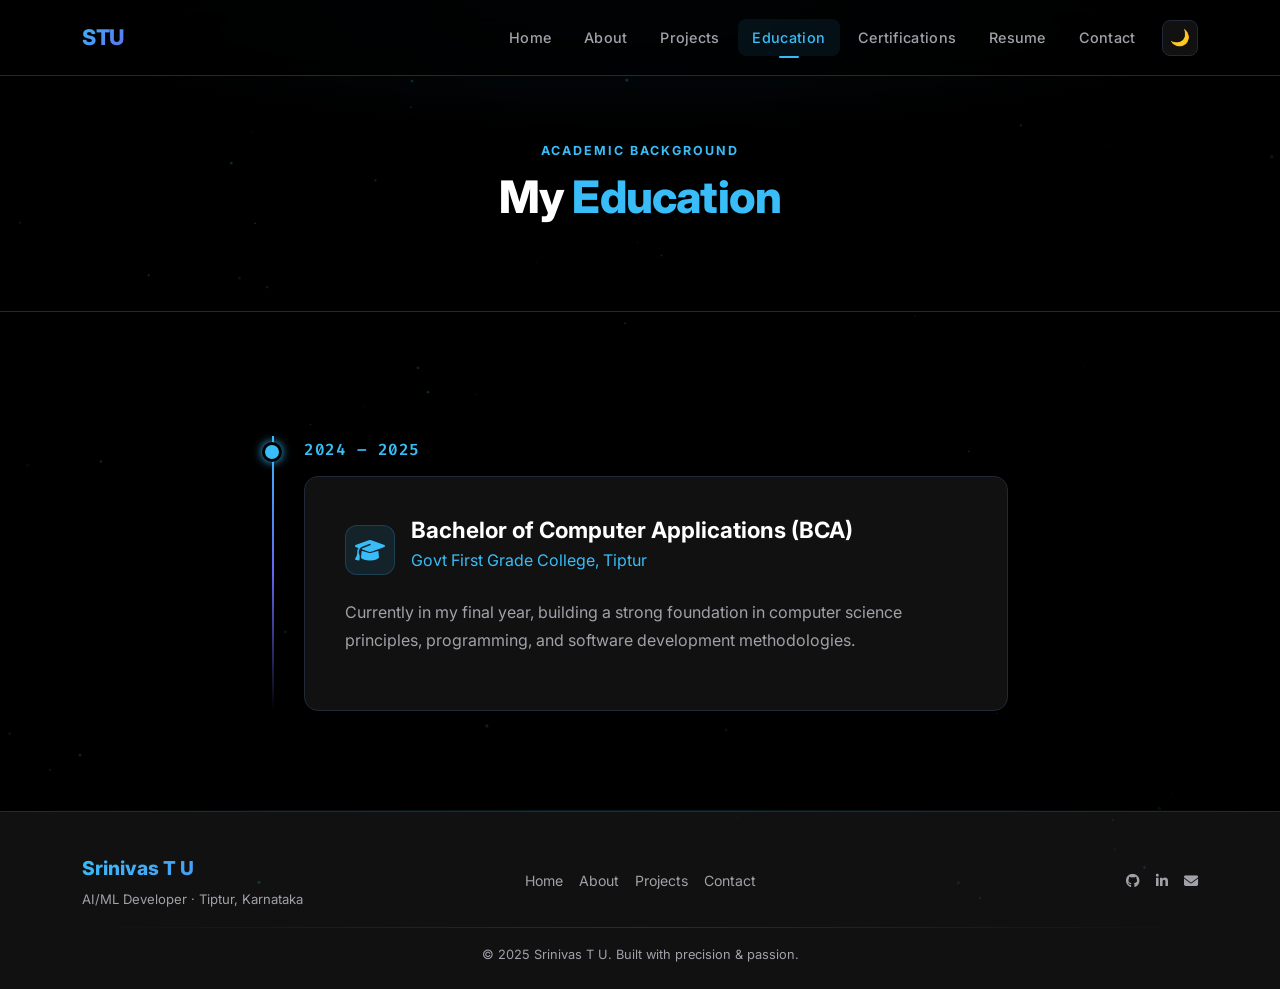
<file: education.html>
<!DOCTYPE html>
<html lang="en">
<head>
  <meta charset="UTF-8"/>
  <meta name="viewport" content="width=device-width, initial-scale=1.0"/>
  <meta name="description" content="Education history of Srinivas T U."/>
  <title>Education | Srinivas T U</title>
  <link rel="stylesheet" href="https://cdnjs.cloudflare.com/ajax/libs/bootstrap/5.3.2/css/bootstrap.min.css"/>
  <link rel="stylesheet" href="https://cdnjs.cloudflare.com/ajax/libs/font-awesome/6.5.0/css/all.min.css"/>
  <link rel="stylesheet" href="css/style.css"/>
</head>
<body>

<div id="loader"><div class="loader-ring"></div></div>
<canvas id="particles-canvas"></canvas>

<nav class="navbar navbar-expand-lg" id="mainNav">
  <div class="container">
    <a class="navbar-brand" href="index.html">STU</a>
    <button class="navbar-toggler" type="button" data-bs-toggle="collapse" data-bs-target="#navMenu">
      <span class="navbar-toggler-icon"></span>
    </button>
    <div class="collapse navbar-collapse" id="navMenu">
      <ul class="navbar-nav ms-auto align-items-lg-center gap-1">
        <li class="nav-item"><a class="nav-link" href="index.html">Home</a></li>
        <li class="nav-item"><a class="nav-link" href="about.html">About</a></li>
        <li class="nav-item"><a class="nav-link" href="projects.html">Projects</a></li>
        <li class="nav-item"><a class="nav-link active" href="education.html">Education</a></li>
        <li class="nav-item"><a class="nav-link" href="certifications.html">Certifications</a></li>
        <li class="nav-item"><a class="nav-link" href="resume.html">Resume</a></li>
        <li class="nav-item"><a class="nav-link" href="contact.html">Contact</a></li>
        <li class="nav-item ms-2">
          <button id="themeToggle" title="Toggle theme"><span id="themeIcon">🌙</span></button>
        </li>
      </ul>
    </div>
  </div>
</nav>

<div class="page-header">
  <div class="container" style="position:relative;z-index:1;">
    <div class="section-label reveal">Academic Background</div>
    <h1 class="section-title reveal">My <span>Education</span></h1>
  </div>
</div>

<section class="section glow-edge">
  <div class="container">
    <div class="row justify-content-center">
      <div class="col-lg-8">
        <div class="timeline mt-4">
          <div class="timeline-item reveal">
            <div class="timeline-dot" style="width:20px;height:20px;left:-2.65rem;"></div>
            <div class="timeline-date" style="font-size:1rem;margin-bottom:0.8rem;">2024 – 2025</div>
            <div class="card-custom" style="padding:2.5rem;">
              <div class="d-flex align-items-center gap-3 mb-3">
                <div style="width:50px;height:50px;background:rgba(56,189,248,0.1);border-radius:12px;display:flex;align-items:center;justify-content:center;font-size:1.5rem;color:var(--primary);border:1px solid rgba(56,189,248,0.2);">
                  <i class="fas fa-graduation-cap"></i>
                </div>
                <div>
                  <h3 class="timeline-title" style="font-size:1.4rem;margin:0;">Bachelor of Computer Applications (BCA)</h3>
                  <div class="timeline-sub" style="font-size:1rem;color:var(--primary);margin-top:0.2rem;">Govt First Grade College, Tiptur</div>
                </div>
              </div>
              <p class="timeline-body mt-3" style="font-size:1rem;">
                Currently in my final year, building a strong foundation in computer science principles, programming, and software development methodologies.
              </p>
            </div>
          </div>
        </div>
      </div>
    </div>
  </div>
</section>

<!-- FOOTER -->
<footer>
  <div class="container">
    <div class="row align-items-center">
      <div class="col-md-4 mb-3 mb-md-0">
        <div class="footer-brand">Srinivas T U</div>
        <div style="color:var(--muted);font-size:0.82rem;margin-top:4px;">AI/ML Developer · Tiptur, Karnataka</div>
      </div>
      <div class="col-md-4 mb-3 mb-md-0 text-md-center">
        <div class="d-flex justify-content-center gap-3">
          <a href="index.html" class="footer-link">Home</a>
          <a href="about.html" class="footer-link">About</a>
          <a href="projects.html" class="footer-link">Projects</a>
          <a href="contact.html" class="footer-link">Contact</a>
        </div>
      </div>
      <div class="col-md-4 text-md-end">
        <div class="d-flex justify-content-md-end gap-3">
          <a href="https://github.com/srinivas-t-u" target="_blank" class="footer-link"><i class="fab fa-github"></i></a>
          <a href="https://linkedin.com/in/srinivas" target="_blank" class="footer-link"><i class="fab fa-linkedin-in"></i></a>
          <a href="mailto:umeshsrinivastu2005@gmail.com" class="footer-link"><i class="fas fa-envelope"></i></a>
        </div>
      </div>
    </div>
    <div class="divider mt-3 mb-2"></div>
    <div class="footer-copy text-center">© 2025 Srinivas T U. Built with precision &amp; passion.</div>
  </div>
</footer>
<button id="scrollTop" title="Back to top"><i class="fas fa-arrow-up"></i></button>
<script src="https://cdnjs.cloudflare.com/ajax/libs/bootstrap/5.3.2/js/bootstrap.bundle.min.js"></script>
<script src="js/main.js"></script>
</body>
</html>
</file>
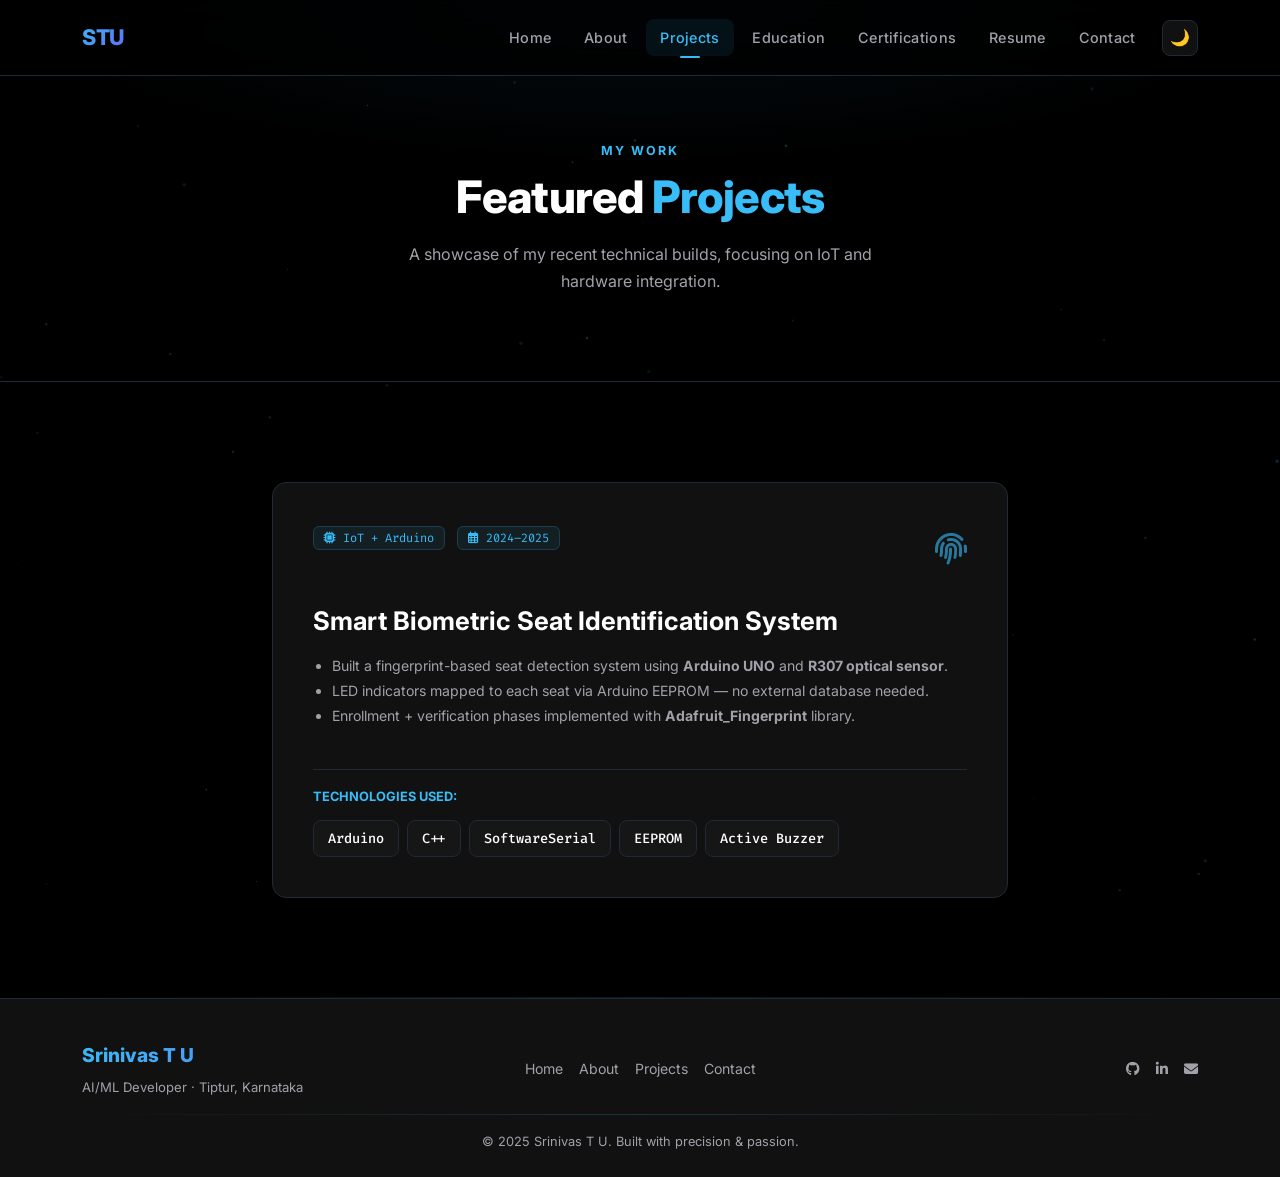
<file: projects.html>
<!DOCTYPE html>
<html lang="en">
<head>
  <meta charset="UTF-8"/>
  <meta name="viewport" content="width=device-width, initial-scale=1.0"/>
  <meta name="description" content="Projects by Srinivas T U — Smart Biometric Seat Identification System and IoT builds."/>
  <title>Projects | Srinivas T U</title>
  <link rel="stylesheet" href="https://cdnjs.cloudflare.com/ajax/libs/bootstrap/5.3.2/css/bootstrap.min.css"/>
  <link rel="stylesheet" href="https://cdnjs.cloudflare.com/ajax/libs/font-awesome/6.5.0/css/all.min.css"/>
  <link rel="stylesheet" href="css/style.css"/>
</head>
<body>

<div id="loader"><div class="loader-ring"></div></div>
<canvas id="particles-canvas"></canvas>

<nav class="navbar navbar-expand-lg" id="mainNav">
  <div class="container">
    <a class="navbar-brand" href="index.html">STU</a>
    <button class="navbar-toggler" type="button" data-bs-toggle="collapse" data-bs-target="#navMenu">
      <span class="navbar-toggler-icon"></span>
    </button>
    <div class="collapse navbar-collapse" id="navMenu">
      <ul class="navbar-nav ms-auto align-items-lg-center gap-1">
        <li class="nav-item"><a class="nav-link" href="index.html">Home</a></li>
        <li class="nav-item"><a class="nav-link" href="about.html">About</a></li>
        <li class="nav-item"><a class="nav-link active" href="projects.html">Projects</a></li>
        <li class="nav-item"><a class="nav-link" href="education.html">Education</a></li>
        <li class="nav-item"><a class="nav-link" href="certifications.html">Certifications</a></li>
        <li class="nav-item"><a class="nav-link" href="resume.html">Resume</a></li>
        <li class="nav-item"><a class="nav-link" href="contact.html">Contact</a></li>
        <li class="nav-item ms-2">
          <button id="themeToggle" title="Toggle theme"><span id="themeIcon">🌙</span></button>
        </li>
      </ul>
    </div>
  </div>
</nav>

<!-- PAGE HEADER -->
<div class="page-header">
  <div class="container" style="position:relative;z-index:1;">
    <div class="section-label reveal">My Work</div>
    <h1 class="section-title reveal">Featured <span>Projects</span></h1>
    <p class="section-subtitle mx-auto reveal" style="text-align:center;">
      A showcase of my recent technical builds, focusing on IoT and hardware integration.
    </p>
  </div>
</div>

<!-- PROJECTS SECTION -->
<section class="section glow-edge">
  <div class="container">
    
    <div class="row g-4 justify-content-center">
      <!-- Project 1 -->
      <div class="col-lg-8 reveal project-card" data-category="iot">
        <div class="card-custom h-100 d-flex flex-column" style="padding:2.5rem;">
          <div class="d-flex justify-content-between align-items-start mb-3">
            <div>
              <span class="project-tag"><i class="fas fa-microchip"></i> IoT + Arduino</span>
              <span class="project-tag ms-2"><i class="far fa-calendar-alt"></i> 2024–2025</span>
            </div>
            <div style="color:var(--primary);font-size:2rem;opacity:0.6;"><i class="fas fa-fingerprint"></i></div>
          </div>
          <h3 class="project-title" style="font-size:1.6rem;margin-bottom:1rem;">Smart Biometric Seat Identification System</h3>
          <ul class="project-desc" style="flex-grow:1;padding-left:1.2rem;line-height:1.8;">
            <li>Built a fingerprint-based seat detection system using <strong>Arduino UNO</strong> and <strong>R307 optical sensor</strong>.</li>
            <li>LED indicators mapped to each seat via Arduino EEPROM — no external database needed.</li>
            <li>Enrollment + verification phases implemented with <strong>Adafruit_Fingerprint</strong> library.</li>
          </ul>
          
          <div class="mt-4 pt-3" style="border-top:1px solid var(--border);">
            <div style="font-size:0.8rem;color:var(--primary);font-weight:700;margin-bottom:0.8rem;text-transform:uppercase;">Technologies Used:</div>
            <div class="d-flex flex-wrap gap-2">
              <span class="skill-badge">Arduino</span>
              <span class="skill-badge">C++</span>
              <span class="skill-badge">SoftwareSerial</span>
              <span class="skill-badge">EEPROM</span>
              <span class="skill-badge">Active Buzzer</span>
            </div>
          </div>
        </div>
      </div>
    </div>
    
  </div>
</section>

<!-- FOOTER -->
<footer>
  <div class="container">
    <div class="row align-items-center">
      <div class="col-md-4 mb-3 mb-md-0">
        <div class="footer-brand">Srinivas T U</div>
        <div style="color:var(--muted);font-size:0.82rem;margin-top:4px;">AI/ML Developer · Tiptur, Karnataka</div>
      </div>
      <div class="col-md-4 mb-3 mb-md-0 text-md-center">
        <div class="d-flex justify-content-center gap-3">
          <a href="index.html" class="footer-link">Home</a>
          <a href="about.html" class="footer-link">About</a>
          <a href="projects.html" class="footer-link">Projects</a>
          <a href="contact.html" class="footer-link">Contact</a>
        </div>
      </div>
      <div class="col-md-4 text-md-end">
        <div class="d-flex justify-content-md-end gap-3">
          <a href="https://github.com/srinivas-t-u" target="_blank" class="footer-link"><i class="fab fa-github"></i></a>
          <a href="https://linkedin.com/in/srinivas" target="_blank" class="footer-link"><i class="fab fa-linkedin-in"></i></a>
          <a href="mailto:umeshsrinivastu2005@gmail.com" class="footer-link"><i class="fas fa-envelope"></i></a>
        </div>
      </div>
    </div>
    <div class="divider mt-3 mb-2"></div>
    <div class="footer-copy text-center">© 2025 Srinivas T U. Built with precision &amp; passion.</div>
  </div>
</footer>
<button id="scrollTop" title="Back to top"><i class="fas fa-arrow-up"></i></button>
<script src="https://cdnjs.cloudflare.com/ajax/libs/bootstrap/5.3.2/js/bootstrap.bundle.min.js"></script>
<script src="js/main.js"></script>
</body>
</html>
</file>
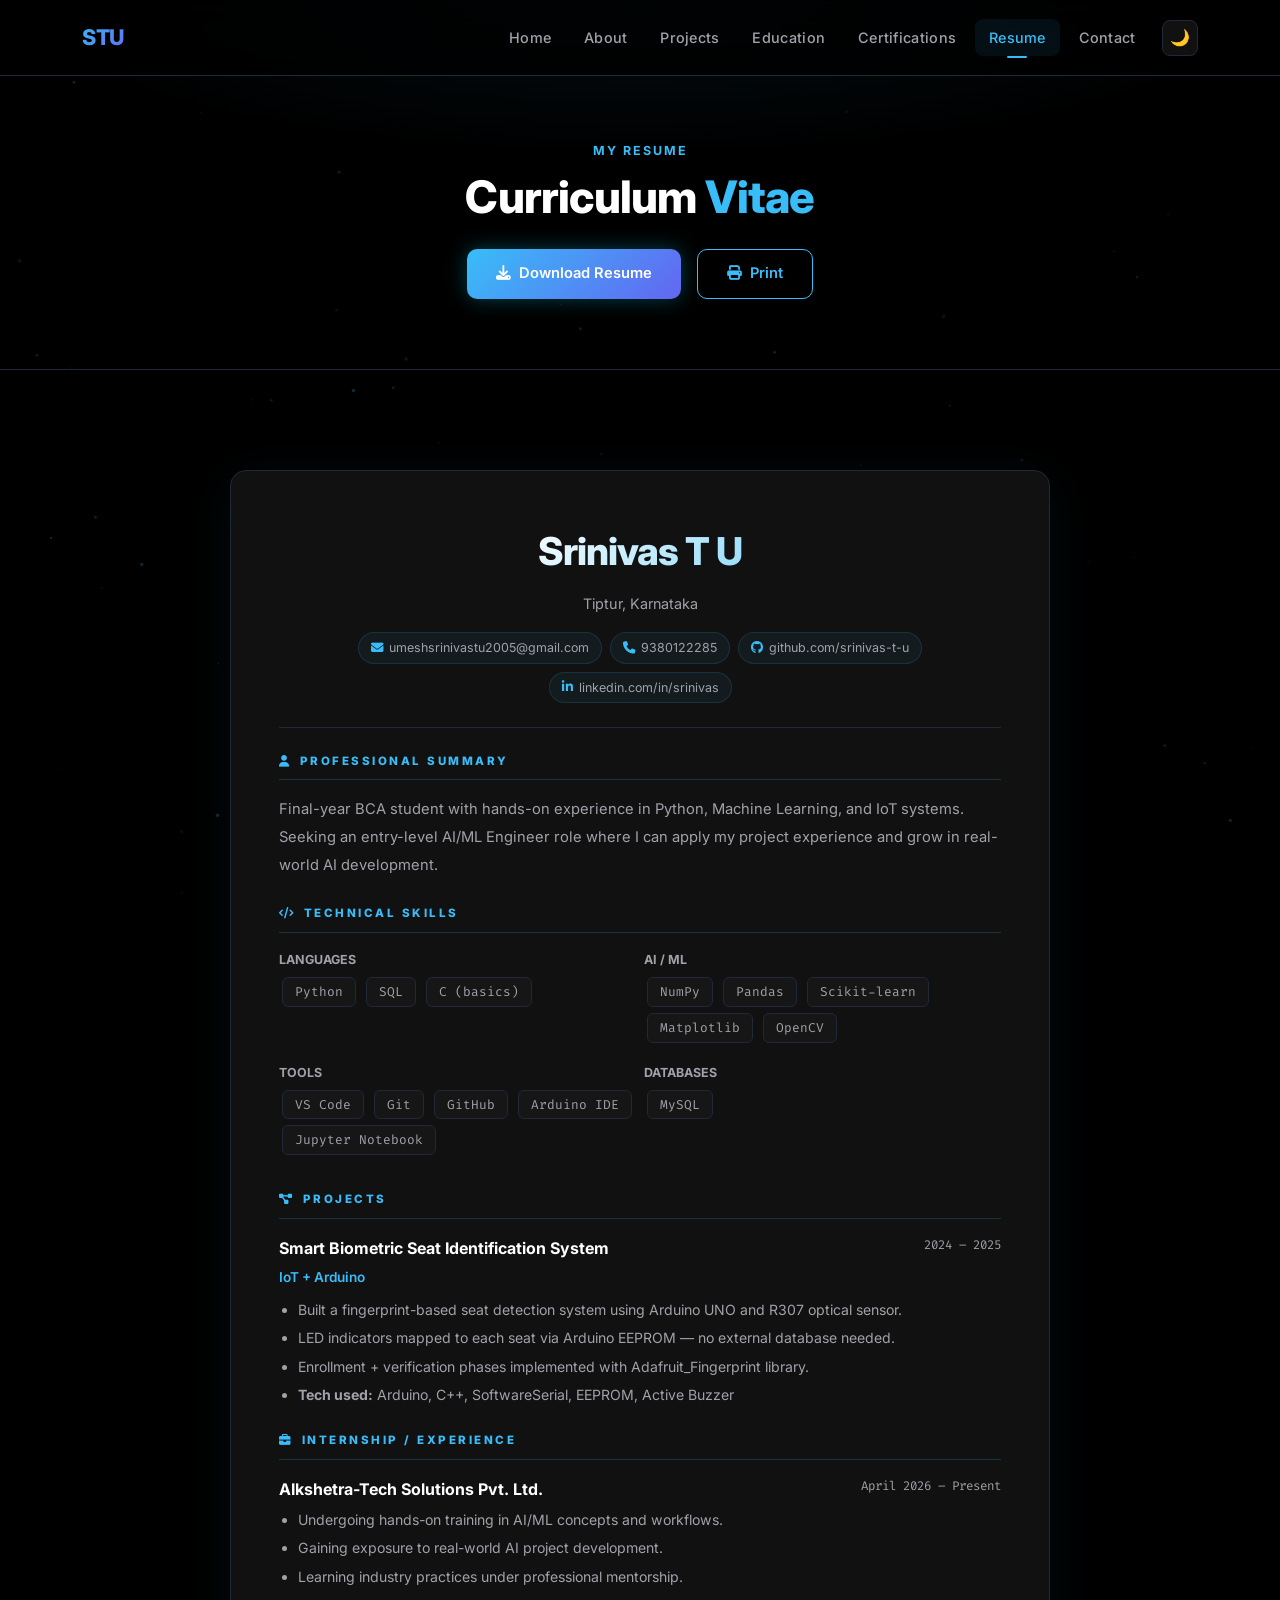
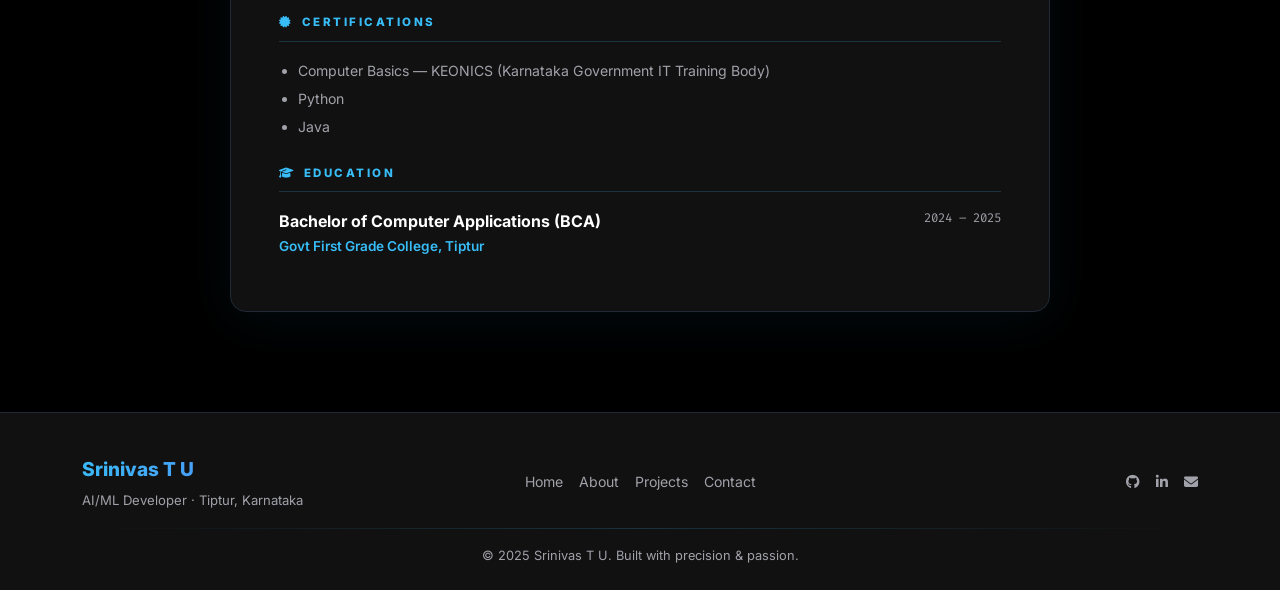
<file: resume.html>
<!DOCTYPE html>
<html lang="en">
<head>
  <meta charset="UTF-8"/>
  <meta name="viewport" content="width=device-width, initial-scale=1.0"/>
  <meta name="description" content="Resume of Srinivas T U — AI/ML Enthusiast and Python Developer."/>
  <title>Resume | Srinivas T U</title>
  <link rel="stylesheet" href="https://cdnjs.cloudflare.com/ajax/libs/bootstrap/5.3.2/css/bootstrap.min.css"/>
  <link rel="stylesheet" href="https://cdnjs.cloudflare.com/ajax/libs/font-awesome/6.5.0/css/all.min.css"/>
  <link rel="stylesheet" href="css/style.css"/>
  <style>
    .resume-section-title {
      font-size: 0.72rem; font-weight: 800; letter-spacing: 2.5px;
      text-transform: uppercase; color: var(--primary);
      border-bottom: 1px solid rgba(56,189,248,0.2);
      padding-bottom: 8px; margin-bottom: 1rem;
    }
    .resume-card {
      background: var(--surface);
      border: 1px solid var(--border);
      border-radius: 16px;
      padding: 3rem;
      max-width: 820px;
      margin: 0 auto;
      box-shadow: 0 8px 50px rgba(56,189,248,0.06);
    }
    .resume-name {
      font-size: 2.4rem; font-weight: 800; letter-spacing: -1px;
      background: linear-gradient(135deg, #fff 30%, var(--primary) 100%);
      -webkit-background-clip: text; -webkit-text-fill-color: transparent;
      background-clip: text;
    }
    .resume-contact-pill {
      display: inline-flex; align-items: center; gap: 6px;
      background: rgba(56,189,248,0.06); border: 1px solid rgba(56,189,248,0.15);
      color: var(--muted); padding: 4px 12px; border-radius: 100px;
      font-size: 0.78rem; text-decoration: none;
      transition: all 0.3s;
    }
    .resume-contact-pill:hover { color: var(--primary); border-color: var(--primary); }
    .resume-skill-pill {
      display: inline-block;
      background: var(--surface2); border: 1px solid var(--border);
      color: var(--muted); padding: 3px 12px; border-radius: 6px;
      font-size: 0.8rem; font-family: 'Fira Code', monospace;
      margin: 3px;
    }
    .resume-entry-title { font-weight: 700; font-size: 1rem; color: var(--text); }
    .resume-entry-sub { font-size: 0.85rem; color: var(--primary); font-weight: 600; }
    .resume-entry-date { font-size: 0.78rem; color: var(--muted); font-family: 'Fira Code', monospace; }
    .resume-bullet { color: var(--muted); font-size: 0.88rem; padding-left: 1.2rem; line-height: 1.8; }
    .resume-bullet li { margin-bottom: 3px; }
    @media print {
      .no-print { display: none !important; }
      body { background: #fff !important; color: #000 !important; }
      .resume-card { box-shadow: none !important; border: none !important; }
      .resume-name { -webkit-text-fill-color: #000 !important; }
      .resume-section-title { color: #333 !important; }
    }
  </style>
</head>
<body>

<div id="loader"><div class="loader-ring"></div></div>
<canvas id="particles-canvas"></canvas>

<!-- NAVBAR -->
<nav class="navbar navbar-expand-lg no-print" id="mainNav">
  <div class="container">
    <a class="navbar-brand" href="index.html">STU</a>
    <button class="navbar-toggler" type="button" data-bs-toggle="collapse" data-bs-target="#navMenu">
      <span class="navbar-toggler-icon"></span>
    </button>
    <div class="collapse navbar-collapse" id="navMenu">
      <ul class="navbar-nav ms-auto align-items-lg-center gap-1">
        <li class="nav-item"><a class="nav-link" href="index.html">Home</a></li>
        <li class="nav-item"><a class="nav-link" href="about.html">About</a></li>
        <li class="nav-item"><a class="nav-link" href="projects.html">Projects</a></li>
        <li class="nav-item"><a class="nav-link" href="education.html">Education</a></li>
        <li class="nav-item"><a class="nav-link" href="certifications.html">Certifications</a></li>
        <li class="nav-item"><a class="nav-link active" href="resume.html">Resume</a></li>
        <li class="nav-item"><a class="nav-link" href="contact.html">Contact</a></li>
        <li class="nav-item ms-2">
          <button id="themeToggle" title="Toggle theme"><span id="themeIcon">🌙</span></button>
        </li>
      </ul>
    </div>
  </div>
</nav>

<!-- PAGE HEADER -->
<div class="page-header no-print">
  <div class="container" style="position:relative;z-index:1;">
    <div class="section-label reveal">My Resume</div>
    <h1 class="section-title reveal">Curriculum <span>Vitae</span></h1>
    <div class="d-flex justify-content-center gap-3 flex-wrap mt-4 reveal">
      <a href="srinivas_resume.docx" download class="btn-primary-custom">
        <i class="fas fa-download"></i> Download Resume
      </a>
      <button onclick="window.print()" class="btn-outline-custom">
        <i class="fas fa-print"></i> Print
      </button>
    </div>
  </div>
</div>

<!-- RESUME CONTENT -->
<section class="section">
  <div class="container">
    <div class="resume-card reveal">

      <!-- Header -->
      <div class="text-center mb-4 pb-4" style="border-bottom:1px solid var(--border);">
        <div class="resume-name mb-2">Srinivas T U</div>
        <div style="color:var(--muted);font-size:0.9rem;margin-bottom:1rem;">Tiptur, Karnataka</div>
        <div class="d-flex flex-wrap justify-content-center gap-2">
          <a href="mailto:umeshsrinivastu2005@gmail.com" class="resume-contact-pill">
            <i class="fas fa-envelope" style="color:var(--primary);"></i> umeshsrinivastu2005@gmail.com
          </a>
          <a href="tel:9380122285" class="resume-contact-pill">
            <i class="fas fa-phone" style="color:var(--primary);"></i> 9380122285
          </a>
          <a href="https://github.com/srinivas-t-u" target="_blank" class="resume-contact-pill">
            <i class="fab fa-github" style="color:var(--primary);"></i> github.com/srinivas-t-u
          </a>
          <a href="https://linkedin.com/in/srinivas" target="_blank" class="resume-contact-pill">
            <i class="fab fa-linkedin-in" style="color:var(--primary);"></i> linkedin.com/in/srinivas
          </a>
        </div>
      </div>

      <!-- Summary -->
      <div class="mb-4">
        <div class="resume-section-title"><i class="fas fa-user me-2"></i>Professional Summary</div>
        <p style="color:var(--muted);font-size:0.92rem;line-height:1.9;margin:0;">
          Final-year BCA student with hands-on experience in Python, Machine Learning, and IoT systems.
          Seeking an entry-level AI/ML Engineer role where I can apply my project experience and grow in
          real-world AI development.
        </p>
      </div>

      <!-- Technical Skills -->
      <div class="mb-4">
        <div class="resume-section-title"><i class="fas fa-code me-2"></i>Technical Skills</div>
        <div class="row g-2">
          <div class="col-12 col-md-6 mb-2">
            <span style="font-size:0.78rem;font-weight:700;color:var(--muted);display:block;margin-bottom:4px;">LANGUAGES</span>
            <span class="resume-skill-pill">Python</span>
            <span class="resume-skill-pill">SQL</span>
            <span class="resume-skill-pill">C (basics)</span>
          </div>
          <div class="col-12 col-md-6 mb-2">
            <span style="font-size:0.78rem;font-weight:700;color:var(--muted);display:block;margin-bottom:4px;">AI / ML</span>
            <span class="resume-skill-pill">NumPy</span>
            <span class="resume-skill-pill">Pandas</span>
            <span class="resume-skill-pill">Scikit-learn</span>
            <span class="resume-skill-pill">Matplotlib</span>
            <span class="resume-skill-pill">OpenCV</span>
          </div>
          <div class="col-12 col-md-6 mb-2">
            <span style="font-size:0.78rem;font-weight:700;color:var(--muted);display:block;margin-bottom:4px;">TOOLS</span>
            <span class="resume-skill-pill">VS Code</span>
            <span class="resume-skill-pill">Git</span>
            <span class="resume-skill-pill">GitHub</span>
            <span class="resume-skill-pill">Arduino IDE</span>
            <span class="resume-skill-pill">Jupyter Notebook</span>
          </div>
          <div class="col-12 col-md-6 mb-2">
            <span style="font-size:0.78rem;font-weight:700;color:var(--muted);display:block;margin-bottom:4px;">DATABASES</span>
            <span class="resume-skill-pill">MySQL</span>
          </div>
        </div>
      </div>

      <!-- Projects -->
      <div class="mb-4">
        <div class="resume-section-title"><i class="fas fa-project-diagram me-2"></i>Projects</div>
        <div>
          <div class="d-flex justify-content-between align-items-start flex-wrap gap-2 mb-1">
            <div class="resume-entry-title">Smart Biometric Seat Identification System</div>
            <div class="resume-entry-date">2024 – 2025</div>
          </div>
          <div class="resume-entry-sub mb-2">IoT + Arduino</div>
          <ul class="resume-bullet">
            <li>Built a fingerprint-based seat detection system using Arduino UNO and R307 optical sensor.</li>
            <li>LED indicators mapped to each seat via Arduino EEPROM — no external database needed.</li>
            <li>Enrollment + verification phases implemented with Adafruit_Fingerprint library.</li>
            <li><strong style="color:var(--muted);">Tech used:</strong> Arduino, C++, SoftwareSerial, EEPROM, Active Buzzer</li>
          </ul>
        </div>
      </div>

      <!-- Internship -->
      <div class="mb-4">
        <div class="resume-section-title"><i class="fas fa-briefcase me-2"></i>Internship / Experience</div>
        <div>
          <div class="d-flex justify-content-between align-items-start flex-wrap gap-2 mb-1">
            <div class="resume-entry-title">AIkshetra-Tech Solutions Pvt. Ltd.</div>
            <div class="resume-entry-date">April 2026 – Present</div>
          </div>
          <ul class="resume-bullet">
            <li>Undergoing hands-on training in AI/ML concepts and workflows.</li>
            <li>Gaining exposure to real-world AI project development.</li>
            <li>Learning industry practices under professional mentorship.</li>
          </ul>
        </div>
      </div>

      <!-- Certifications -->
      <div class="mb-4">
        <div class="resume-section-title"><i class="fas fa-certificate me-2"></i>Certifications</div>
        <ul class="resume-bullet">
          <li>Computer Basics — KEONICS (Karnataka Government IT Training Body)</li>
          <li>Python</li>
          <li>Java</li>
        </ul>
      </div>

      <!-- Education -->
      <div>
        <div class="resume-section-title"><i class="fas fa-graduation-cap me-2"></i>Education</div>
        <div class="d-flex justify-content-between align-items-start flex-wrap gap-2 mb-1">
          <div>
            <div class="resume-entry-title">Bachelor of Computer Applications (BCA)</div>
            <div class="resume-entry-sub">Govt First Grade College, Tiptur</div>
          </div>
          <div class="resume-entry-date">2024 – 2025</div>
        </div>
      </div>

    </div>
  </div>
</section>

<!-- FOOTER -->
<footer class="no-print">
  <div class="container">
    <div class="row align-items-center">
      <div class="col-md-4 mb-3 mb-md-0">
        <div class="footer-brand">Srinivas T U</div>
        <div style="color:var(--muted);font-size:0.82rem;margin-top:4px;">AI/ML Developer · Tiptur, Karnataka</div>
      </div>
      <div class="col-md-4 mb-3 mb-md-0 text-md-center">
        <div class="d-flex justify-content-center gap-3">
          <a href="index.html" class="footer-link">Home</a>
          <a href="about.html" class="footer-link">About</a>
          <a href="projects.html" class="footer-link">Projects</a>
          <a href="contact.html" class="footer-link">Contact</a>
        </div>
      </div>
      <div class="col-md-4 text-md-end">
        <div class="d-flex justify-content-md-end gap-3">
          <a href="https://github.com/srinivas-t-u" target="_blank" class="footer-link"><i class="fab fa-github"></i></a>
          <a href="https://linkedin.com/in/srinivas" target="_blank" class="footer-link"><i class="fab fa-linkedin-in"></i></a>
          <a href="mailto:umeshsrinivastu2005@gmail.com" class="footer-link"><i class="fas fa-envelope"></i></a>
        </div>
      </div>
    </div>
    <div class="divider mt-3 mb-2"></div>
    <div class="footer-copy text-center">© 2025 Srinivas T U. Built with precision &amp; passion.</div>
  </div>
</footer>
<button id="scrollTop" title="Back to top" class="no-print"><i class="fas fa-arrow-up"></i></button>
<script src="https://cdnjs.cloudflare.com/ajax/libs/bootstrap/5.3.2/js/bootstrap.bundle.min.js"></script>
<script src="js/main.js"></script>
</body>
</html>
</file>
<file: css/style.css>
/* ============================================
   DESIGN SYSTEM — Srinivas T U Portfolio
   ============================================ */
@import url('https://fonts.googleapis.com/css2?family=Inter:wght@300;400;500;600;700;800&family=Fira+Code:wght@400;500&display=swap');

:root {
  --bg: #000000;
  --surface: #111111;
  --surface2: #161616;
  --primary: #38BDF8;
  --secondary: #6366F1;
  --highlight: #00D4FF;
  --text: #FFFFFF;
  --muted: #A1A1AA;
  --border: #1F2937;
  --card-glow: rgba(56,189,248,0.18);
  --btn-glow: rgba(0,212,255,0.30);
  --radius: 14px;
  --transition: 0.3s cubic-bezier(0.4,0,0.2,1);
}

/* Light Mode */
body.light-mode {
  --bg: #F0F4F8;
  --surface: #FFFFFF;
  --surface2: #E8EDF2;
  --text: #0F172A;
  --muted: #475569;
  --border: #CBD5E1;
  --card-glow: rgba(56,189,248,0.10);
}

*, *::before, *::after { box-sizing: border-box; margin: 0; padding: 0; }

html { scroll-behavior: smooth; }

body {
  font-family: 'Inter', sans-serif;
  background: var(--bg);
  color: var(--text);
  line-height: 1.7;
  overflow-x: hidden;
  transition: background var(--transition), color var(--transition);
}

/* ---- SCROLLBAR ---- */
::-webkit-scrollbar { width: 6px; }
::-webkit-scrollbar-track { background: var(--bg); }
::-webkit-scrollbar-thumb { background: var(--primary); border-radius: 3px; }

/* ---- LOADER ---- */
#loader {
  position: fixed; inset: 0; background: var(--bg);
  display: flex; align-items: center; justify-content: center;
  z-index: 9999; transition: opacity 0.5s, visibility 0.5s;
}
#loader.hidden { opacity: 0; visibility: hidden; }
.loader-ring {
  width: 60px; height: 60px;
  border: 3px solid var(--border);
  border-top-color: var(--primary);
  border-radius: 50%;
  animation: spin 0.9s linear infinite;
}
@keyframes spin { to { transform: rotate(360deg); } }

/* ---- NAVBAR ---- */
.navbar {
  position: fixed; top: 0; width: 100%; z-index: 1000;
  padding: 0.9rem 0;
  background: rgba(0,0,0,0.75);
  backdrop-filter: blur(18px);
  border-bottom: 1px solid var(--border);
  transition: all var(--transition);
}
body.light-mode .navbar { background: rgba(240,244,248,0.85); }
.navbar.scrolled { padding: 0.6rem 0; box-shadow: 0 4px 30px rgba(56,189,248,0.08); }

.navbar-brand {
  font-size: 1.35rem; font-weight: 800;
  background: linear-gradient(135deg, var(--primary), var(--secondary));
  -webkit-background-clip: text; -webkit-text-fill-color: transparent;
  background-clip: text; letter-spacing: -0.5px;
}
.navbar-toggler { border: 1px solid var(--border); padding: 4px 8px; }
.navbar-toggler-icon {
  background-image: url("data:image/svg+xml,%3csvg xmlns='http://www.w3.org/2000/svg' viewBox='0 0 30 30'%3e%3cpath stroke='rgba(56,189,248,1)' stroke-width='2' d='M4 7h22M4 15h22M4 23h22'/%3e%3c/svg%3e");
}
.nav-link {
  color: var(--muted) !important; font-weight: 500;
  font-size: 0.9rem; padding: 0.4rem 0.9rem !important;
  border-radius: 8px; transition: all var(--transition);
  position: relative; letter-spacing: 0.3px;
}
.nav-link:hover, .nav-link.active {
  color: var(--primary) !important;
  background: rgba(56,189,248,0.08);
}
.nav-link.active::after {
  content: ''; position: absolute; bottom: -2px; left: 50%; transform: translateX(-50%);
  width: 20px; height: 2px; background: var(--primary); border-radius: 2px;
}

/* Theme toggle */
#themeToggle {
  background: var(--surface); border: 1px solid var(--border);
  color: var(--primary); width: 36px; height: 36px;
  border-radius: 8px; cursor: pointer; font-size: 1rem;
  display: flex; align-items: center; justify-content: center;
  transition: all var(--transition);
}
#themeToggle:hover { background: var(--primary); color: #000; }

/* ---- HERO ---- */
.hero {
  min-height: 100vh;
  display: flex; align-items: center;
  position: relative; overflow: hidden;
  padding-top: 90px;
  background: radial-gradient(ellipse 80% 60% at 50% 0%, rgba(56,189,248,0.07) 0%, transparent 70%),
              radial-gradient(ellipse 50% 40% at 80% 80%, rgba(99,102,241,0.06) 0%, transparent 60%),
              var(--bg);
}
.hero::before {
  content: ''; position: absolute; inset: 0;
  background: url("data:image/svg+xml,%3Csvg width='60' height='60' viewBox='0 0 60 60' xmlns='http://www.w3.org/2000/svg'%3E%3Cg fill='none' fill-rule='evenodd'%3E%3Cg fill='%2338BDF8' fill-opacity='0.025'%3E%3Ccircle cx='30' cy='30' r='1'/%3E%3C/g%3E%3C/g%3E%3C/svg%3E");
  pointer-events: none;
}

.hero-photo-wrap {
  position: relative; display: inline-block;
  margin-bottom: 2rem;
}
.hero-photo {
  width: 180px; height: 180px;
  border-radius: 50%; object-fit: cover;
  border: 2px solid rgba(56,189,248,0.3);
  box-shadow: 0 8px 32px rgba(56,189,248,0.12);
}

.hero-badge {
  display: inline-flex; align-items: center; gap: 6px;
  background: rgba(56,189,248,0.08); border: 1px solid rgba(56,189,248,0.2);
  color: var(--primary); padding: 5px 14px; border-radius: 100px;
  font-size: 0.78rem; font-weight: 600; letter-spacing: 0.5px;
  margin-bottom: 1.2rem;
}
.hero-badge .dot {
  width: 6px; height: 6px; background: var(--primary);
  border-radius: 50%; animation: pulse 2s infinite;
}
@keyframes pulse {
  0%,100% { opacity: 1; transform: scale(1); }
  50% { opacity: 0.5; transform: scale(0.8); }
}

.hero-name {
  font-size: clamp(2.2rem, 6vw, 4rem);
  font-weight: 800; line-height: 1.1; letter-spacing: -1.5px;
  background: linear-gradient(135deg, #fff 30%, var(--primary) 100%);
  -webkit-background-clip: text; -webkit-text-fill-color: transparent;
  background-clip: text; margin-bottom: 0.8rem;
}
.hero-role {
  font-size: 1.25rem; font-weight: 500; color: var(--muted);
  margin-bottom: 1.5rem; min-height: 1.8rem;
}
.typed-cursor { color: var(--primary); animation: blink 1s infinite; }
@keyframes blink { 0%,100%{opacity:1} 50%{opacity:0} }

.hero-desc {
  font-size: 1rem; color: var(--muted); max-width: 540px;
  margin-bottom: 2rem; line-height: 1.8;
}

/* Buttons */
.btn-primary-custom {
  background: linear-gradient(135deg, var(--primary), var(--secondary));
  color: #fff; border: none; padding: 0.75rem 1.8rem;
  border-radius: 10px; font-weight: 600; font-size: 0.92rem;
  text-decoration: none; display: inline-flex; align-items: center; gap: 8px;
  cursor: pointer; transition: all var(--transition);
  box-shadow: 0 0 20px var(--btn-glow);
}
.btn-primary-custom:hover {
  transform: translateY(-2px);
  box-shadow: 0 8px 30px var(--btn-glow);
  color: #fff;
}
.btn-outline-custom {
  background: transparent; color: var(--primary);
  border: 1.5px solid var(--primary); padding: 0.72rem 1.8rem;
  border-radius: 10px; font-weight: 600; font-size: 0.92rem;
  text-decoration: none; display: inline-flex; align-items: center; gap: 8px;
  cursor: pointer; transition: all var(--transition);
}
.btn-outline-custom:hover {
  background: rgba(56,189,248,0.1); transform: translateY(-2px);
  box-shadow: 0 0 20px var(--btn-glow); color: var(--primary);
}

.social-links { display: flex; gap: 12px; margin-top: 1.8rem; flex-wrap: wrap; }
.social-link {
  width: 42px; height: 42px; border-radius: 10px;
  background: var(--surface); border: 1px solid var(--border);
  display: flex; align-items: center; justify-content: center;
  color: var(--muted); font-size: 1.1rem; text-decoration: none;
  transition: all var(--transition);
}
.social-link:hover {
  color: var(--primary); border-color: var(--primary);
  background: rgba(56,189,248,0.08); transform: translateY(-3px);
}

/* ---- SECTION COMMON ---- */
.section { padding: 100px 0; }
.section-label {
  font-size: 0.78rem; font-weight: 700; letter-spacing: 2px;
  color: var(--primary); text-transform: uppercase; margin-bottom: 0.6rem;
}
.section-title {
  font-size: clamp(1.8rem, 4vw, 2.8rem);
  font-weight: 800; letter-spacing: -0.8px; margin-bottom: 1rem;
}
.section-title span { color: var(--primary); }
.section-subtitle { color: var(--muted); max-width: 520px; }

.divider {
  height: 1px;
  background: linear-gradient(90deg, transparent, var(--primary), transparent);
  opacity: 0.2; margin: 0;
}

/* ---- CARDS ---- */
.card-custom {
  background: var(--surface);
  border: 1px solid var(--border);
  border-radius: var(--radius);
  padding: 2rem;
  transition: all var(--transition);
  position: relative; overflow: hidden;
}
.card-custom::before {
  content: ''; position: absolute; inset: 0;
  background: radial-gradient(ellipse at top left, var(--card-glow), transparent 60%);
  opacity: 0; transition: opacity var(--transition);
}
.card-custom:hover { border-color: rgba(56,189,248,0.3); transform: translateY(-4px); }
.card-custom:hover::before { opacity: 1; }

/* ---- SKILLS ---- */
.skill-badge {
  display: inline-flex; align-items: center; gap: 6px;
  background: var(--surface2); border: 1px solid var(--border);
  color: var(--text); padding: 6px 14px; border-radius: 8px;
  font-size: 0.85rem; font-weight: 500; transition: all var(--transition);
  font-family: 'Fira Code', monospace;
}
.skill-badge:hover {
  border-color: var(--primary); color: var(--primary);
  background: rgba(56,189,248,0.06);
}
.skill-category-title {
  font-size: 0.78rem; font-weight: 700; letter-spacing: 1.5px;
  text-transform: uppercase; color: var(--primary); margin-bottom: 0.8rem;
}

/* ---- TIMELINE ---- */
.timeline { position: relative; padding-left: 2rem; }
.timeline::before {
  content: ''; position: absolute; left: 0; top: 0; bottom: 0;
  width: 2px;
  background: linear-gradient(180deg, var(--primary), var(--secondary), transparent);
}
.timeline-item { position: relative; padding-bottom: 2.5rem; }
.timeline-item:last-child { padding-bottom: 0; }
.timeline-dot {
  position: absolute; left: -2.44rem; top: 6px;
  width: 14px; height: 14px; border-radius: 50%;
  background: var(--primary); border: 3px solid var(--bg);
  box-shadow: 0 0 10px var(--primary);
}
.timeline-date {
  font-size: 0.78rem; font-weight: 600; color: var(--primary);
  letter-spacing: 0.5px; margin-bottom: 0.4rem;
  font-family: 'Fira Code', monospace;
}
.timeline-title { font-size: 1.1rem; font-weight: 700; margin-bottom: 0.3rem; }
.timeline-sub { font-size: 0.88rem; color: var(--muted); margin-bottom: 0.6rem; }
.timeline-body { font-size: 0.9rem; color: var(--muted); }
.timeline-body li { margin-bottom: 0.3rem; }

/* ---- PROJECT CARDS ---- */
.project-tag {
  font-size: 0.75rem; padding: 3px 10px; border-radius: 6px;
  background: rgba(56,189,248,0.08); color: var(--primary);
  border: 1px solid rgba(56,189,248,0.2); font-family: 'Fira Code', monospace;
}
.project-title { font-size: 1.15rem; font-weight: 700; margin: 0.8rem 0 0.5rem; }
.project-desc { font-size: 0.88rem; color: var(--muted); margin-bottom: 1rem; }

/* ---- CERT CARDS ---- */
.cert-card {
  background: var(--surface);
  border: 1px solid var(--border);
  border-radius: var(--radius); padding: 1.5rem;
  display: flex; align-items: center; gap: 1.2rem;
  transition: all var(--transition);
}
.cert-card:hover {
  border-color: rgba(56,189,248,0.3);
  box-shadow: 0 4px 20px var(--card-glow);
  transform: translateX(4px);
}
.cert-icon {
  width: 52px; height: 52px; min-width: 52px;
  background: linear-gradient(135deg, rgba(56,189,248,0.15), rgba(99,102,241,0.15));
  border: 1px solid rgba(56,189,248,0.2); border-radius: 12px;
  display: flex; align-items: center; justify-content: center;
  font-size: 1.4rem;
}
.cert-name { font-weight: 700; font-size: 0.95rem; margin-bottom: 0.2rem; }
.cert-issuer { font-size: 0.82rem; color: var(--muted); }

/* ---- CONTACT ---- */
.contact-item {
  display: flex; align-items: center; gap: 1rem;
  padding: 1rem 1.2rem; background: var(--surface);
  border: 1px solid var(--border); border-radius: var(--radius);
  margin-bottom: 0.9rem; text-decoration: none; color: var(--text);
  transition: all var(--transition);
}
.contact-item:hover {
  border-color: rgba(56,189,248,0.3); color: var(--primary);
  transform: translateX(4px);
}
.contact-icon {
  width: 44px; height: 44px; min-width: 44px;
  background: rgba(56,189,248,0.08); border: 1px solid rgba(56,189,248,0.2);
  border-radius: 10px; display: flex; align-items: center; justify-content: center;
  font-size: 1.1rem; color: var(--primary);
}

/* ---- FORM ---- */
.form-control-custom {
  width: 100%; padding: 0.8rem 1rem;
  background: var(--surface); border: 1px solid var(--border);
  color: var(--text); border-radius: 10px; font-size: 0.9rem;
  font-family: 'Inter', sans-serif; transition: all var(--transition);
  outline: none;
}
.form-control-custom:focus {
  border-color: var(--primary);
  box-shadow: 0 0 0 3px rgba(56,189,248,0.12);
}
.form-control-custom::placeholder { color: var(--muted); }
.form-label-custom {
  font-size: 0.82rem; font-weight: 600; color: var(--muted);
  letter-spacing: 0.5px; margin-bottom: 0.4rem; display: block;
}
.form-group { margin-bottom: 1.2rem; }

/* ---- RESUME EMBED ---- */
.resume-embed-wrap {
  border: 1px solid var(--border); border-radius: var(--radius);
  overflow: hidden; background: var(--surface);
  box-shadow: 0 8px 40px rgba(56,189,248,0.08);
}

/* ---- FOOTER ---- */
footer {
  background: var(--surface);
  border-top: 1px solid var(--border);
  padding: 2.5rem 0 1.5rem;
}
.footer-brand {
  font-size: 1.2rem; font-weight: 800;
  background: linear-gradient(135deg, var(--primary), var(--secondary));
  -webkit-background-clip: text; -webkit-text-fill-color: transparent;
  background-clip: text;
}
.footer-link {
  color: var(--muted); text-decoration: none; font-size: 0.88rem;
  transition: color var(--transition);
}
.footer-link:hover { color: var(--primary); }
.footer-copy { font-size: 0.8rem; color: var(--muted); margin-top: 1rem; }

/* ---- SCROLL TO TOP ---- */
#scrollTop {
  position: fixed; bottom: 2rem; right: 2rem;
  width: 42px; height: 42px; border-radius: 10px;
  background: var(--primary); color: #000; border: none;
  font-size: 1rem; cursor: pointer; z-index: 800;
  display: flex; align-items: center; justify-content: center;
  opacity: 0; transform: translateY(20px);
  transition: all var(--transition);
  box-shadow: 0 4px 15px var(--btn-glow);
}
#scrollTop.visible { opacity: 1; transform: translateY(0); }
#scrollTop:hover { transform: translateY(-3px) scale(1.05); }

/* ---- ANIMATIONS ---- */
.reveal {
  opacity: 0; transform: translateY(30px);
  transition: opacity 0.7s ease, transform 0.7s ease;
}
.reveal.visible { opacity: 1; transform: translateY(0); }

/* ---- PAGE HEADER ---- */
.page-header {
  padding: 140px 0 70px;
  background: radial-gradient(ellipse 70% 60% at 50% 0%, rgba(56,189,248,0.07) 0%, transparent 70%),
              var(--bg);
  border-bottom: 1px solid var(--border);
  text-align: center;
}

/* ---- CANVAS ---- */
#particles-canvas {
  position: fixed; top: 0; left: 0;
  width: 100%; height: 100%;
  pointer-events: none; z-index: 0; opacity: 0.4;
}

/* ---- STATS ---- */
.stat-item { text-align: center; padding: 1.5rem; }
.stat-num {
  font-size: 2.5rem; font-weight: 800;
  background: linear-gradient(135deg, var(--primary), var(--secondary));
  -webkit-background-clip: text; -webkit-text-fill-color: transparent;
  background-clip: text; line-height: 1;
}
.stat-label { font-size: 0.82rem; color: var(--muted); margin-top: 0.4rem; font-weight: 500; }

/* ---- FILTER BTNS ---- */
.filter-btn {
  background: var(--surface); border: 1px solid var(--border);
  color: var(--muted); padding: 6px 18px; border-radius: 8px;
  font-size: 0.85rem; font-weight: 500; cursor: pointer;
  transition: all var(--transition);
}
.filter-btn.active, .filter-btn:hover {
  background: rgba(56,189,248,0.1); border-color: var(--primary);
  color: var(--primary);
}

/* ---- GLOW EDGE ---- */
.glow-edge {
  position: relative;
}
.glow-edge::after {
  content: '';
  position: absolute; left: 0; right: 0; bottom: 0;
  height: 1px;
  background: linear-gradient(90deg, transparent 0%, var(--primary) 50%, transparent 100%);
  opacity: 0.15;
}

/* ---- RESPONSIVE ---- */
@media (max-width: 768px) {
  .hero-photo { width: 140px; height: 140px; }
  .section { padding: 70px 0; }
  .page-header { padding: 120px 0 50px; }
  .hero-name { font-size: 2.2rem; }
  .btn-group-hero { flex-direction: column; align-items: flex-start; }
}
</file>
